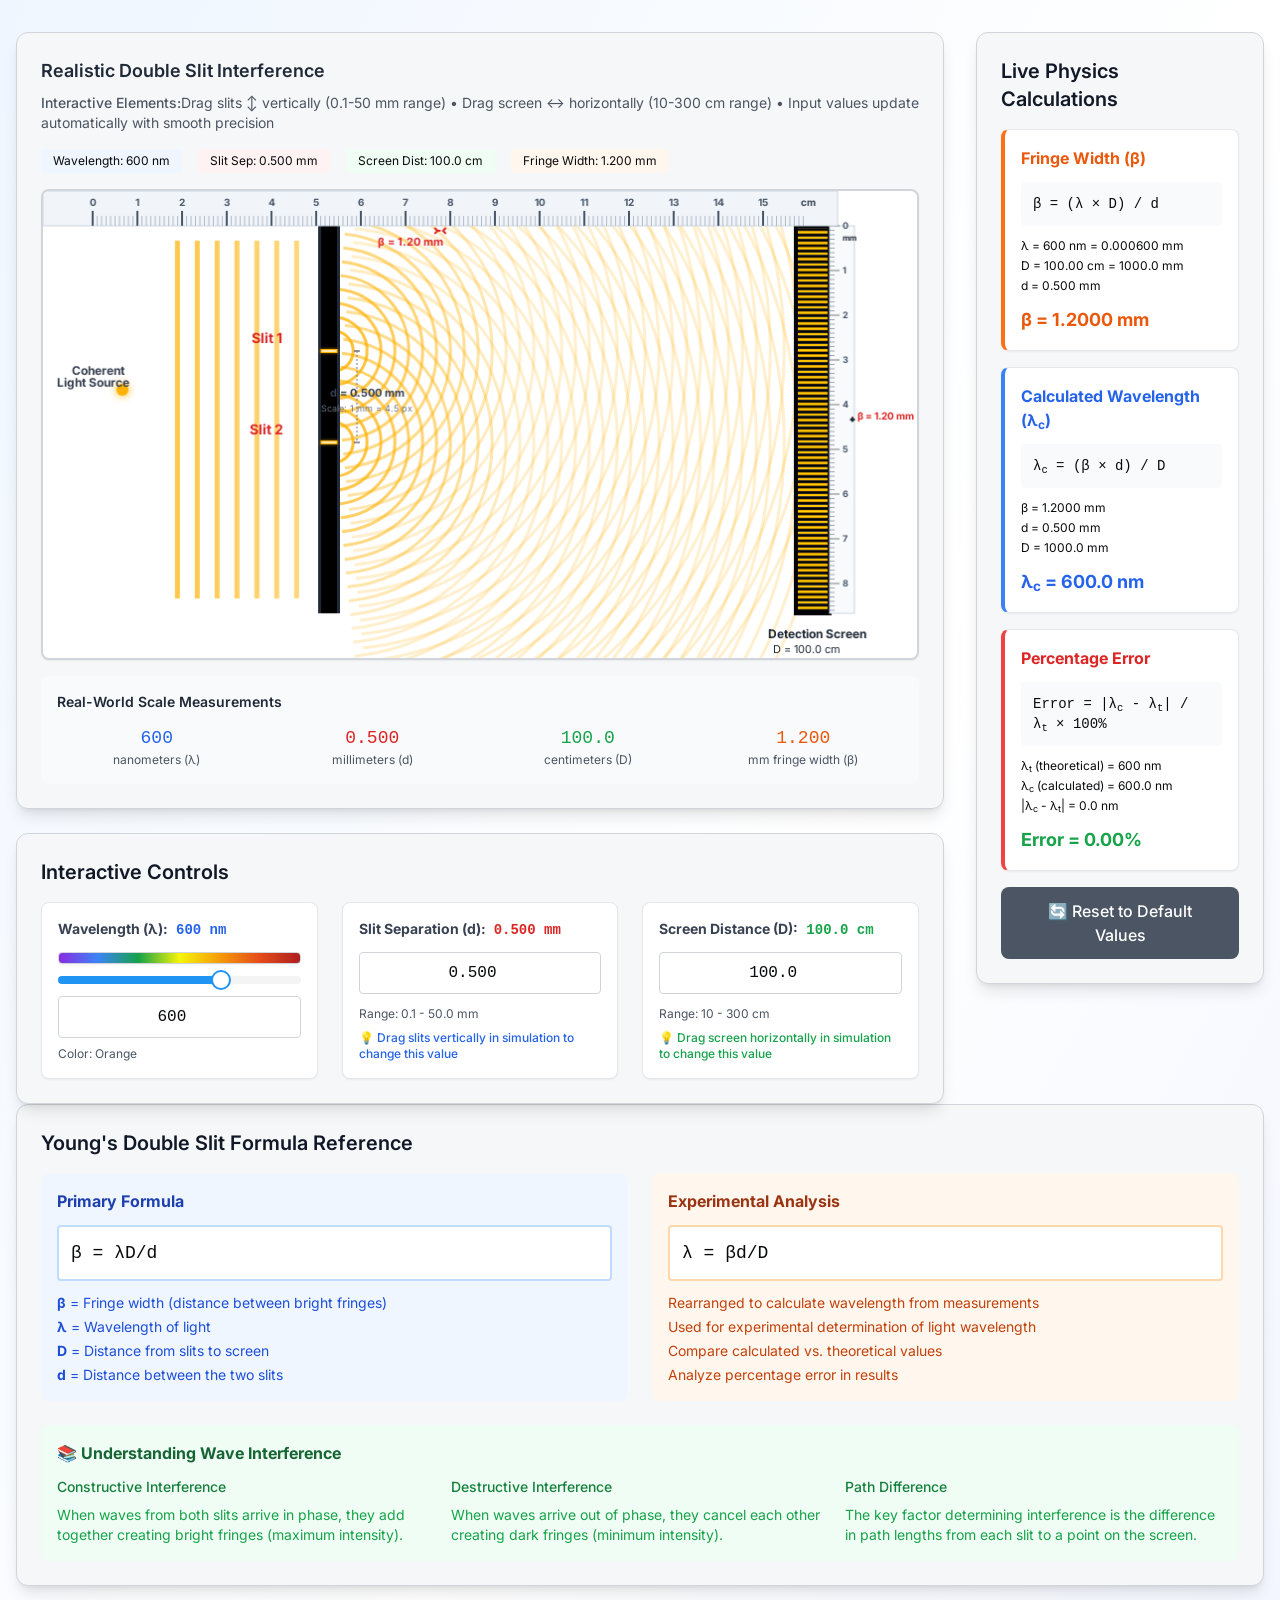
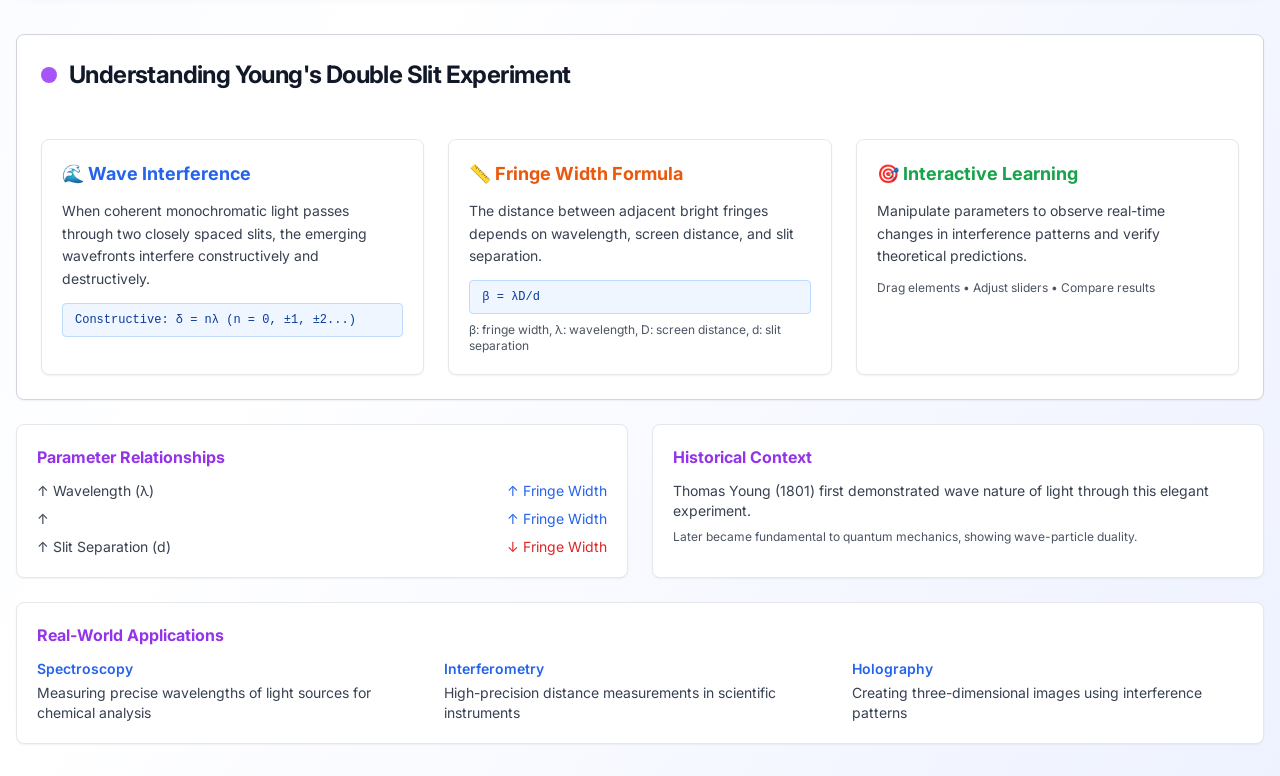
<file: simulation/index.html>
<!DOCTYPE html>
<html lang="en">
  <head>
    <meta charset="UTF-8" />
    <meta name="viewport" content="width=device-width, initial-scale=1.0, maximum-scale=1" />
    <title>Young's Double Slit Experiment - Interactive Simulation</title>
    <meta name="description" content="Interactive Young's Double Slit Experiment simulation with real-time wave visualization and precise physics calculations. Learn wave interference through hands-on experimentation." />
    <link rel="preconnect" href="https://fonts.googleapis.com">
    <link rel="preconnect" href="https://fonts.gstatic.com" crossorigin>
    <link href="https://fonts.googleapis.com/css2?family=Inter:wght@300;400;500;600;700&display=swap" rel="stylesheet">
    <script type="module" crossorigin src="./assets/index-BKVzFpSy.js"></script>
    <link rel="stylesheet" crossorigin href="./assets/index-D2zsl3Ui.css">
  </head>
  <body>
    <div id="root"></div>
    <!-- This is a replit script which adds a banner on the top of the page when opened in development mode outside the replit environment -->
    <script type="text/javascript" src="https://replit.com/public/js/replit-dev-banner.js"></script>
  <script src="../assets/js/iframeResize.js"></script>
        
        </body>
</html>
</file>
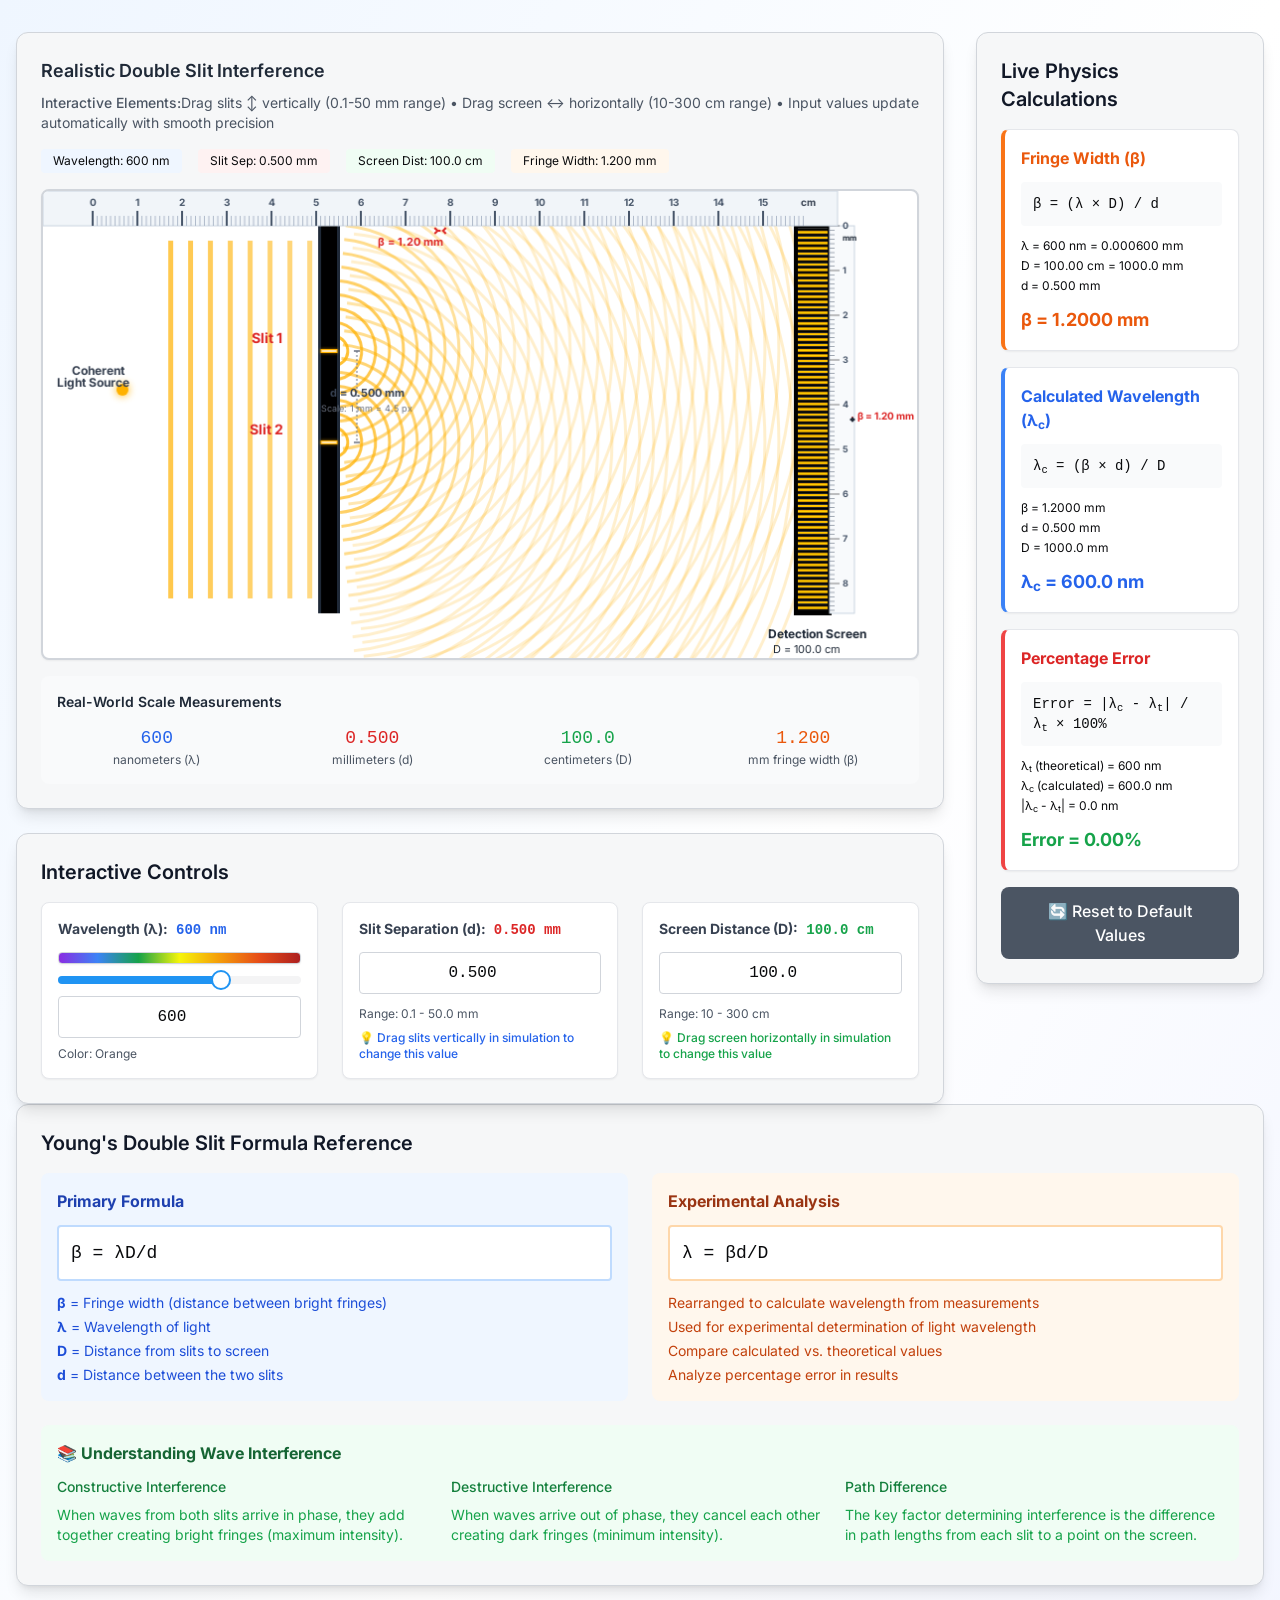
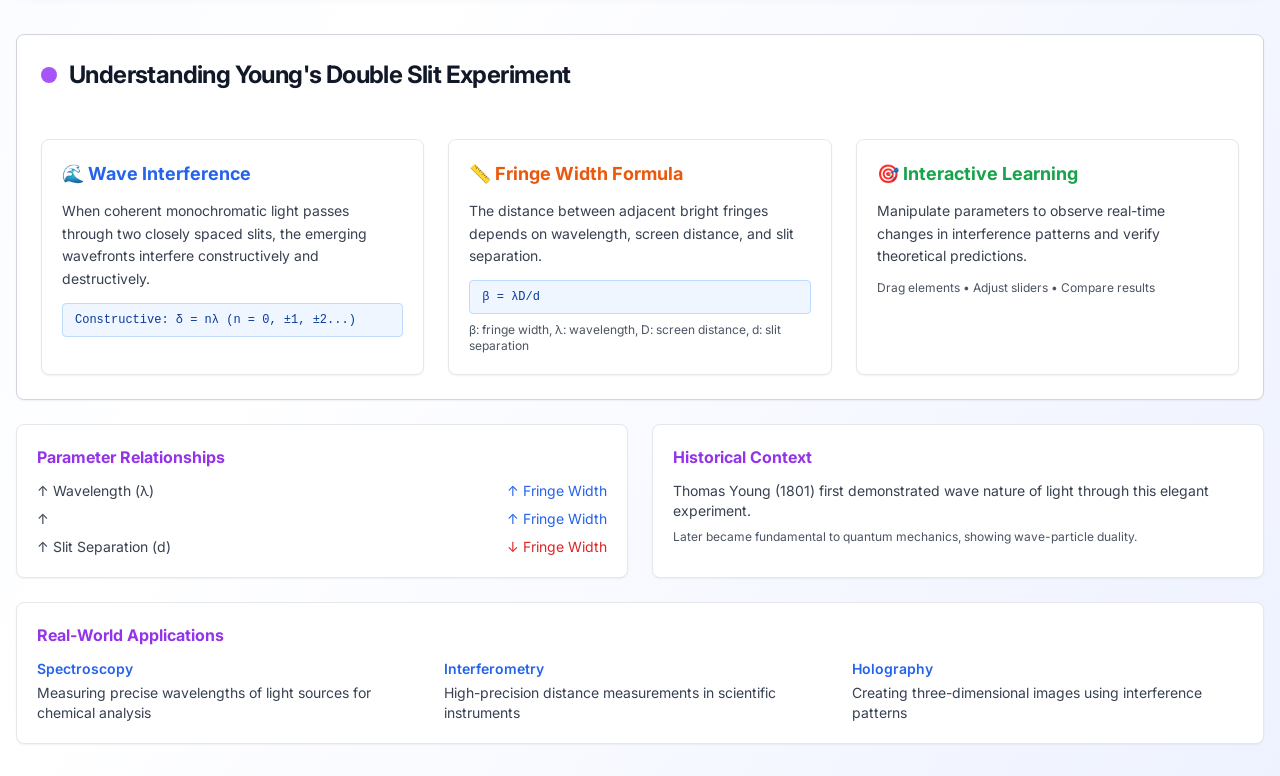
<file: experiment/simulation/index.html>
<!DOCTYPE html>
<html lang="en">
  <head>
    <meta charset="UTF-8" />
    <meta name="viewport" content="width=device-width, initial-scale=1.0, maximum-scale=1" />
    <title>Young's Double Slit Experiment - Interactive Simulation</title>
    <meta name="description" content="Interactive Young's Double Slit Experiment simulation with real-time wave visualization and precise physics calculations. Learn wave interference through hands-on experimentation." />
    <link rel="preconnect" href="https://fonts.googleapis.com">
    <link rel="preconnect" href="https://fonts.gstatic.com" crossorigin>
    <link href="https://fonts.googleapis.com/css2?family=Inter:wght@300;400;500;600;700&display=swap" rel="stylesheet">
    <script type="module" crossorigin src="./assets/index-BKVzFpSy.js"></script>
    <link rel="stylesheet" crossorigin href="./assets/index-D2zsl3Ui.css">
  </head>
  <body>
    <div id="root"></div>
    <!-- This is a replit script which adds a banner on the top of the page when opened in development mode outside the replit environment -->
    <script type="text/javascript" src="https://replit.com/public/js/replit-dev-banner.js"></script>
  </body>
</html>
</file>
<file: simulation/assets/index-D2zsl3Ui.css>
*,
:before,
:after {
  --tw-border-spacing-x: 0;
  --tw-border-spacing-y: 0;
  --tw-translate-x: 0;
  --tw-translate-y: 0;
  --tw-rotate: 0;
  --tw-skew-x: 0;
  --tw-skew-y: 0;
  --tw-scale-x: 1;
  --tw-scale-y: 1;
  --tw-pan-x: ;
  --tw-pan-y: ;
  --tw-pinch-zoom: ;
  --tw-scroll-snap-strictness: proximity;
  --tw-gradient-from-position: ;
  --tw-gradient-via-position: ;
  --tw-gradient-to-position: ;
  --tw-ordinal: ;
  --tw-slashed-zero: ;
  --tw-numeric-figure: ;
  --tw-numeric-spacing: ;
  --tw-numeric-fraction: ;
  --tw-ring-inset: ;
  --tw-ring-offset-width: 0px;
  --tw-ring-offset-color: #fff;
  --tw-ring-color: rgb(59 130 246 / 0.5);
  --tw-ring-offset-shadow: 0 0 #0000;
  --tw-ring-shadow: 0 0 #0000;
  --tw-shadow: 0 0 #0000;
  --tw-shadow-colored: 0 0 #0000;
  --tw-blur: ;
  --tw-brightness: ;
  --tw-contrast: ;
  --tw-grayscale: ;
  --tw-hue-rotate: ;
  --tw-invert: ;
  --tw-saturate: ;
  --tw-sepia: ;
  --tw-drop-shadow: ;
  --tw-backdrop-blur: ;
  --tw-backdrop-brightness: ;
  --tw-backdrop-contrast: ;
  --tw-backdrop-grayscale: ;
  --tw-backdrop-hue-rotate: ;
  --tw-backdrop-invert: ;
  --tw-backdrop-opacity: ;
  --tw-backdrop-saturate: ;
  --tw-backdrop-sepia: ;
  --tw-contain-size: ;
  --tw-contain-layout: ;
  --tw-contain-paint: ;
  --tw-contain-style: ;
}
::backdrop {
  --tw-border-spacing-x: 0;
  --tw-border-spacing-y: 0;
  --tw-translate-x: 0;
  --tw-translate-y: 0;
  --tw-rotate: 0;
  --tw-skew-x: 0;
  --tw-skew-y: 0;
  --tw-scale-x: 1;
  --tw-scale-y: 1;
  --tw-pan-x: ;
  --tw-pan-y: ;
  --tw-pinch-zoom: ;
  --tw-scroll-snap-strictness: proximity;
  --tw-gradient-from-position: ;
  --tw-gradient-via-position: ;
  --tw-gradient-to-position: ;
  --tw-ordinal: ;
  --tw-slashed-zero: ;
  --tw-numeric-figure: ;
  --tw-numeric-spacing: ;
  --tw-numeric-fraction: ;
  --tw-ring-inset: ;
  --tw-ring-offset-width: 0px;
  --tw-ring-offset-color: #fff;
  --tw-ring-color: rgb(59 130 246 / 0.5);
  --tw-ring-offset-shadow: 0 0 #0000;
  --tw-ring-shadow: 0 0 #0000;
  --tw-shadow: 0 0 #0000;
  --tw-shadow-colored: 0 0 #0000;
  --tw-blur: ;
  --tw-brightness: ;
  --tw-contrast: ;
  --tw-grayscale: ;
  --tw-hue-rotate: ;
  --tw-invert: ;
  --tw-saturate: ;
  --tw-sepia: ;
  --tw-drop-shadow: ;
  --tw-backdrop-blur: ;
  --tw-backdrop-brightness: ;
  --tw-backdrop-contrast: ;
  --tw-backdrop-grayscale: ;
  --tw-backdrop-hue-rotate: ;
  --tw-backdrop-invert: ;
  --tw-backdrop-opacity: ;
  --tw-backdrop-saturate: ;
  --tw-backdrop-sepia: ;
  --tw-contain-size: ;
  --tw-contain-layout: ;
  --tw-contain-paint: ;
  --tw-contain-style: ;
}
*,
:before,
:after {
  box-sizing: border-box;
  border-width: 0;
  border-style: solid;
  border-color: #e5e7eb;
}
:before,
:after {
  --tw-content: "";
}
html,
:host {
  line-height: 1.5;
  -webkit-text-size-adjust: 100%;
  -moz-tab-size: 4;
  -o-tab-size: 4;
  tab-size: 4;
  font-family: ui-sans-serif, system-ui, sans-serif, "Apple Color Emoji",
    "Segoe UI Emoji", Segoe UI Symbol, "Noto Color Emoji";
  font-feature-settings: normal;
  font-variation-settings: normal;
  -webkit-tap-highlight-color: transparent;
}
body {
  margin: 0;
  line-height: inherit;
}
hr {
  height: 0;
  color: inherit;
  border-top-width: 1px;
}
abbr:where([title]) {
  -webkit-text-decoration: underline dotted;
  text-decoration: underline dotted;
}
h1,
h2,
h3,
h4,
h5,
h6 {
  font-size: inherit;
  font-weight: inherit;
}
a {
  color: inherit;
  text-decoration: inherit;
}
b,
strong {
  font-weight: bolder;
}
code,
kbd,
samp,
pre {
  font-family: ui-monospace, SFMono-Regular, Menlo, Monaco, Consolas,
    Liberation Mono, Courier New, monospace;
  font-feature-settings: normal;
  font-variation-settings: normal;
  font-size: 1em;
}
small {
  font-size: 80%;
}
sub,
sup {
  font-size: 75%;
  line-height: 0;
  position: relative;
  vertical-align: baseline;
}
sub {
  bottom: -0.25em;
}
sup {
  top: -0.5em;
}
table {
  text-indent: 0;
  border-color: inherit;
  border-collapse: collapse;
}
button,
input,
optgroup,
select,
textarea {
  font-family: inherit;
  font-feature-settings: inherit;
  font-variation-settings: inherit;
  font-size: 100%;
  font-weight: inherit;
  line-height: inherit;
  letter-spacing: inherit;
  color: inherit;
  margin: 0;
  padding: 0;
}
button,
select {
  text-transform: none;
}
button,
input:where([type="button"]),
input:where([type="reset"]),
input:where([type="submit"]) {
  -webkit-appearance: button;
  background-color: transparent;
  background-image: none;
}
:-moz-focusring {
  outline: auto;
}
:-moz-ui-invalid {
  box-shadow: none;
}
progress {
  vertical-align: baseline;
}
::-webkit-inner-spin-button,
::-webkit-outer-spin-button {
  height: auto;
}
[type="search"] {
  -webkit-appearance: textfield;
  outline-offset: -2px;
}
::-webkit-search-decoration {
  -webkit-appearance: none;
}
::-webkit-file-upload-button {
  -webkit-appearance: button;
  font: inherit;
}
summary {
  display: list-item;
}
blockquote,
dl,
dd,
h1,
h2,
h3,
h4,
h5,
h6,
hr,
figure,
p,
pre {
  margin: 0;
}
fieldset {
  margin: 0;
  padding: 0;
}
legend {
  padding: 0;
}
ol,
ul,
menu {
  list-style: none;
  margin: 0;
  padding: 0;
}
dialog {
  padding: 0;
}
textarea {
  resize: vertical;
}
input::-moz-placeholder,
textarea::-moz-placeholder {
  opacity: 1;
  color: #9ca3af;
}
input::placeholder,
textarea::placeholder {
  opacity: 1;
  color: #9ca3af;
}
button,
[role="button"] {
  cursor: pointer;
}
:disabled {
  cursor: default;
}
img,
svg,
video,
canvas,
audio,
iframe,
embed,
object {
  display: block;
  vertical-align: middle;
}
img,
video {
  max-width: 100%;
  height: auto;
}
[hidden]:where(:not([hidden="until-found"])) {
  display: none;
}
* {
  border-color: var(--border);
}
body {
  background-color: var(--background);
  font-family: ui-sans-serif, system-ui, sans-serif, "Apple Color Emoji",
    "Segoe UI Emoji", Segoe UI Symbol, "Noto Color Emoji";
  color: var(--foreground);
  -webkit-font-smoothing: antialiased;
  -moz-osx-font-smoothing: grayscale;
  font-family: Inter, sans-serif;
}
.container {
  width: 100%;
}
@media (min-width: 640px) {
  .container {
    max-width: 640px;
  }
}
@media (min-width: 768px) {
  .container {
    max-width: 768px;
  }
}
@media (min-width: 1024px) {
  .container {
    max-width: 1024px;
  }
}
@media (min-width: 1280px) {
  .container {
    max-width: 1280px;
  }
}
@media (min-width: 1536px) {
  .container {
    max-width: 1536px;
  }
}
.simulation-container {
  background: var(--educational-bg);
  border-radius: 0.75rem;
  border-width: 1px;
  --tw-border-opacity: 1;
  border-color: rgb(209 213 219 / var(--tw-border-opacity, 1));
  --tw-shadow: 0 10px 15px -3px rgb(0 0 0 / 0.1),
    0 4px 6px -4px rgb(0 0 0 / 0.1);
  --tw-shadow-colored: 0 10px 15px -3px var(--tw-shadow-color),
    0 4px 6px -4px var(--tw-shadow-color);
  box-shadow: var(--tw-ring-offset-shadow, 0 0 #0000),
    var(--tw-ring-shadow, 0 0 #0000), var(--tw-shadow);
}
.spectrum-slider {
  background: linear-gradient(
    to right,
    #8a2ce2,
    #3c83f6 16%,
    #16a249,
    #f5f50a 50%,
    #f59f0a 66%,
    #e64d19,
    #ad1f1f
  );
  height: 12px;
  border-radius: 6px;
  border-width: 1px;
  --tw-border-opacity: 1;
  border-color: rgb(209 213 219 / var(--tw-border-opacity, 1));
  --tw-shadow: 0 1px 2px 0 rgb(0 0 0 / 0.05);
  --tw-shadow-colored: 0 1px 2px 0 var(--tw-shadow-color);
  box-shadow: var(--tw-ring-offset-shadow, 0 0 #0000),
    var(--tw-ring-shadow, 0 0 #0000), var(--tw-shadow);
}
.control-panel {
  background: linear-gradient(
    135deg,
    var(--educational-bg) 0%,
    hsl(220, 12%, 95%) 100%
  );
  border-width: 1px;
  --tw-border-opacity: 1;
  border-color: rgb(209 213 219 / var(--tw-border-opacity, 1));
  --tw-shadow: 0 4px 6px -1px rgb(0 0 0 / 0.1), 0 2px 4px -2px rgb(0 0 0 / 0.1);
  --tw-shadow-colored: 0 4px 6px -1px var(--tw-shadow-color),
    0 2px 4px -2px var(--tw-shadow-color);
  box-shadow: var(--tw-ring-offset-shadow, 0 0 #0000),
    var(--tw-ring-shadow, 0 0 #0000), var(--tw-shadow);
}
.physics-formula {
  border-radius: 0.25rem;
  border-width: 1px;
  --tw-border-opacity: 1;
  border-color: rgb(191 219 254 / var(--tw-border-opacity, 1));
  --tw-bg-opacity: 1;
  background-color: rgb(239 246 255 / var(--tw-bg-opacity, 1));
  padding: 0.5rem 0.75rem;
  font-family: ui-monospace, SFMono-Regular, Menlo, Monaco, Consolas,
    Liberation Mono, Courier New, monospace;
  font-size: 0.875rem;
  line-height: 1.25rem;
  color: var(--science-blue);
}
@keyframes wave-propagation {
  0% {
    opacity: 0.8;
    transform: scale(0.95);
  }
  50% {
    opacity: 1;
    transform: scale(1);
  }
  to {
    opacity: 0.8;
    transform: scale(0.95);
  }
}
.educational-card {
  border-radius: var(--radius);
  border-width: 1px;
  --tw-border-opacity: 1;
  border-color: rgb(229 231 235 / var(--tw-border-opacity, 1));
  --tw-bg-opacity: 1;
  background-color: rgb(255 255 255 / var(--tw-bg-opacity, 1));
  --tw-shadow: 0 1px 2px 0 rgb(0 0 0 / 0.05);
  --tw-shadow-colored: 0 1px 2px 0 var(--tw-shadow-color);
  box-shadow: var(--tw-ring-offset-shadow, 0 0 #0000),
    var(--tw-ring-shadow, 0 0 #0000), var(--tw-shadow);
  transition: all 0.2s ease-in-out;
}
.educational-card:hover {
  --tw-border-opacity: 1;
  border-color: rgb(147 197 253 / var(--tw-border-opacity, 1));
  --tw-shadow: 0 4px 6px -1px rgb(0 0 0 / 0.1), 0 2px 4px -2px rgb(0 0 0 / 0.1);
  --tw-shadow-colored: 0 4px 6px -1px var(--tw-shadow-color),
    0 2px 4px -2px var(--tw-shadow-color);
  box-shadow: var(--tw-ring-offset-shadow, 0 0 #0000),
    var(--tw-ring-shadow, 0 0 #0000), var(--tw-shadow);
}
.pointer-events-none {
  pointer-events: none;
}
.pointer-events-auto {
  pointer-events: auto;
}
.visible {
  visibility: visible;
}
.fixed {
  position: fixed;
}
.absolute {
  position: absolute;
}
.relative {
  position: relative;
}
.inset-0 {
  top: 0;
  right: 0;
  bottom: 0;
  left: 0;
}
.left-2 {
  left: 0.5rem;
}
.left-\[50\%\] {
  left: 50%;
}
.right-2 {
  right: 0.5rem;
}
.top-0 {
  top: 0;
}
.top-2 {
  top: 0.5rem;
}
.top-\[50\%\] {
  top: 50%;
}
.z-50 {
  z-index: 50;
}
.z-\[100\] {
  z-index: 100;
}
.-mx-1 {
  margin-left: -0.25rem;
  margin-right: -0.25rem;
}
.mx-auto {
  margin-left: auto;
  margin-right: auto;
}
.my-1 {
  margin-top: 0.25rem;
  margin-bottom: 0.25rem;
}
.mb-1 {
  margin-bottom: 0.25rem;
}
.mb-2 {
  margin-bottom: 0.5rem;
}
.mb-3 {
  margin-bottom: 0.75rem;
}
.mb-4 {
  margin-bottom: 1rem;
}
.mb-6 {
  margin-bottom: 1.5rem;
}
.mb-8 {
  margin-bottom: 2rem;
}
.ml-2 {
  margin-left: 0.5rem;
}
.ml-auto {
  margin-left: auto;
}
.mr-3 {
  margin-right: 0.75rem;
}
.mt-1 {
  margin-top: 0.25rem;
}
.mt-12 {
  margin-top: 3rem;
}
.mt-2 {
  margin-top: 0.5rem;
}
.mt-4 {
  margin-top: 1rem;
}
.mt-6 {
  margin-top: 1.5rem;
}
.mt-8 {
  margin-top: 2rem;
}
.block {
  display: block;
}
.flex {
  display: flex;
}
.inline-flex {
  display: inline-flex;
}
.table {
  display: table;
}
.grid {
  display: grid;
}
.aspect-square {
  aspect-ratio: 1 / 1;
}
.h-10 {
  height: 2.5rem;
}
.h-11 {
  height: 2.75rem;
}
.h-12 {
  height: 3rem;
}
.h-2 {
  height: 0.5rem;
}
.h-3 {
  height: 0.75rem;
}
.h-3\.5 {
  height: 0.875rem;
}
.h-4 {
  height: 1rem;
}
.h-5 {
  height: 1.25rem;
}
.h-6 {
  height: 1.5rem;
}
.h-8 {
  height: 2rem;
}
.h-9 {
  height: 2.25rem;
}
.h-full {
  height: 100%;
}
.h-px {
  height: 1px;
}
.max-h-\[--radix-context-menu-content-available-height\] {
  max-height: var(--radix-context-menu-content-available-height);
}
.max-h-\[var\(--radix-dropdown-menu-content-available-height\)\] {
  max-height: var(--radix-dropdown-menu-content-available-height);
}
.max-h-screen {
  max-height: 100vh;
}
.min-h-\[80px\] {
  min-height: 80px;
}
.min-h-screen {
  min-height: 100vh;
}
.w-10 {
  width: 2.5rem;
}
.w-11 {
  width: 2.75rem;
}
.w-2 {
  width: 0.5rem;
}
.w-3 {
  width: 0.75rem;
}
.w-3\.5 {
  width: 0.875rem;
}
.w-4 {
  width: 1rem;
}
.w-5 {
  width: 1.25rem;
}
.w-full {
  width: 100%;
}
.min-w-10 {
  min-width: 2.5rem;
}
.min-w-11 {
  min-width: 2.75rem;
}
.min-w-9 {
  min-width: 2.25rem;
}
.min-w-\[8rem\] {
  min-width: 8rem;
}
.max-w-2xl {
  max-width: 42rem;
}
.max-w-7xl {
  max-width: 80rem;
}
.max-w-lg {
  max-width: 32rem;
}
.flex-1 {
  flex: 1 1 0%;
}
.shrink-0 {
  flex-shrink: 0;
}
.grow {
  flex-grow: 1;
}
.caption-bottom {
  caption-side: bottom;
}
.origin-\[--radix-context-menu-content-transform-origin\] {
  transform-origin: var(--radix-context-menu-content-transform-origin);
}
.origin-\[--radix-dropdown-menu-content-transform-origin\] {
  transform-origin: var(--radix-dropdown-menu-content-transform-origin);
}
.origin-\[--radix-tooltip-content-transform-origin\] {
  transform-origin: var(--radix-tooltip-content-transform-origin);
}
.translate-x-\[-50\%\] {
  --tw-translate-x: -50%;
  transform: translate(var(--tw-translate-x), var(--tw-translate-y))
    rotate(var(--tw-rotate)) skew(var(--tw-skew-x)) skewY(var(--tw-skew-y))
    scaleX(var(--tw-scale-x)) scaleY(var(--tw-scale-y));
}
.translate-y-\[-50\%\] {
  --tw-translate-y: -50%;
  transform: translate(var(--tw-translate-x), var(--tw-translate-y))
    rotate(var(--tw-rotate)) skew(var(--tw-skew-x)) skewY(var(--tw-skew-y))
    scaleX(var(--tw-scale-x)) scaleY(var(--tw-scale-y));
}
.transform {
  transform: translate(var(--tw-translate-x), var(--tw-translate-y))
    rotate(var(--tw-rotate)) skew(var(--tw-skew-x)) skewY(var(--tw-skew-y))
    scaleX(var(--tw-scale-x)) scaleY(var(--tw-scale-y));
}
.cursor-crosshair {
  cursor: crosshair;
}
.cursor-default {
  cursor: default;
}
.cursor-pointer {
  cursor: pointer;
}
.touch-none {
  touch-action: none;
}
.select-none {
  -webkit-user-select: none;
  -moz-user-select: none;
  user-select: none;
}
.grid-cols-1 {
  grid-template-columns: repeat(1, minmax(0, 1fr));
}
.grid-cols-2 {
  grid-template-columns: repeat(2, minmax(0, 1fr));
}
.flex-col {
  flex-direction: column;
}
.flex-col-reverse {
  flex-direction: column-reverse;
}
.flex-wrap {
  flex-wrap: wrap;
}
.items-center {
  align-items: center;
}
.justify-center {
  justify-content: center;
}
.justify-between {
  justify-content: space-between;
}
.gap-1 {
  gap: 0.25rem;
}
.gap-2 {
  gap: 0.5rem;
}
.gap-4 {
  gap: 1rem;
}
.gap-6 {
  gap: 1.5rem;
}
.gap-8 {
  gap: 2rem;
}
.space-x-3 > :not([hidden]) ~ :not([hidden]) {
  --tw-space-x-reverse: 0;
  margin-right: calc(0.75rem * var(--tw-space-x-reverse));
  margin-left: calc(0.75rem * calc(1 - var(--tw-space-x-reverse)));
}
.space-x-4 > :not([hidden]) ~ :not([hidden]) {
  --tw-space-x-reverse: 0;
  margin-right: calc(1rem * var(--tw-space-x-reverse));
  margin-left: calc(1rem * calc(1 - var(--tw-space-x-reverse)));
}
.space-y-1 > :not([hidden]) ~ :not([hidden]) {
  --tw-space-y-reverse: 0;
  margin-top: calc(0.25rem * calc(1 - var(--tw-space-y-reverse)));
  margin-bottom: calc(0.25rem * var(--tw-space-y-reverse));
}
.space-y-1\.5 > :not([hidden]) ~ :not([hidden]) {
  --tw-space-y-reverse: 0;
  margin-top: calc(0.375rem * calc(1 - var(--tw-space-y-reverse)));
  margin-bottom: calc(0.375rem * var(--tw-space-y-reverse));
}
.space-y-2 > :not([hidden]) ~ :not([hidden]) {
  --tw-space-y-reverse: 0;
  margin-top: calc(0.5rem * calc(1 - var(--tw-space-y-reverse)));
  margin-bottom: calc(0.5rem * var(--tw-space-y-reverse));
}
.space-y-3 > :not([hidden]) ~ :not([hidden]) {
  --tw-space-y-reverse: 0;
  margin-top: calc(0.75rem * calc(1 - var(--tw-space-y-reverse)));
  margin-bottom: calc(0.75rem * var(--tw-space-y-reverse));
}
.space-y-4 > :not([hidden]) ~ :not([hidden]) {
  --tw-space-y-reverse: 0;
  margin-top: calc(1rem * calc(1 - var(--tw-space-y-reverse)));
  margin-bottom: calc(1rem * var(--tw-space-y-reverse));
}
.space-y-6 > :not([hidden]) ~ :not([hidden]) {
  --tw-space-y-reverse: 0;
  margin-top: calc(1.5rem * calc(1 - var(--tw-space-y-reverse)));
  margin-bottom: calc(1.5rem * var(--tw-space-y-reverse));
}
.overflow-auto {
  overflow: auto;
}
.overflow-hidden {
  overflow: hidden;
}
.overflow-y-auto {
  overflow-y: auto;
}
.overflow-x-hidden {
  overflow-x: hidden;
}
.whitespace-nowrap {
  white-space: nowrap;
}
.rounded {
  border-radius: 0.25rem;
}
.rounded-full {
  border-radius: 9999px;
}
.rounded-lg {
  border-radius: var(--radius);
}
.rounded-md {
  border-radius: calc(var(--radius) - 2px);
}
.rounded-sm {
  border-radius: calc(var(--radius) - 4px);
}
.rounded-xl {
  border-radius: 0.75rem;
}
.border {
  border-width: 1px;
}
.border-2 {
  border-width: 2px;
}
.border-b {
  border-bottom-width: 1px;
}
.border-l-4 {
  border-left-width: 4px;
}
.border-t {
  border-top-width: 1px;
}
.border-blue-200 {
  --tw-border-opacity: 1;
  border-color: rgb(191 219 254 / var(--tw-border-opacity, 1));
}
.border-destructive {
  border-color: var(--destructive);
}
.border-gray-300 {
  --tw-border-opacity: 1;
  border-color: rgb(209 213 219 / var(--tw-border-opacity, 1));
}
.border-input {
  border-color: var(--input);
}
.border-orange-200 {
  --tw-border-opacity: 1;
  border-color: rgb(254 215 170 / var(--tw-border-opacity, 1));
}
.border-primary {
  border-color: var(--primary);
}
.border-transparent {
  border-color: transparent;
}
.border-l-blue-500 {
  --tw-border-opacity: 1;
  border-left-color: rgb(59 130 246 / var(--tw-border-opacity, 1));
}
.border-l-green-500 {
  --tw-border-opacity: 1;
  border-left-color: rgb(34 197 94 / var(--tw-border-opacity, 1));
}
.border-l-orange-500 {
  --tw-border-opacity: 1;
  border-left-color: rgb(249 115 22 / var(--tw-border-opacity, 1));
}
.border-l-red-500 {
  --tw-border-opacity: 1;
  border-left-color: rgb(239 68 68 / var(--tw-border-opacity, 1));
}
.bg-background {
  background-color: var(--background);
}
.bg-black\/80 {
  background-color: #000c;
}
.bg-blue-50 {
  --tw-bg-opacity: 1;
  background-color: rgb(239 246 255 / var(--tw-bg-opacity, 1));
}
.bg-blue-500 {
  --tw-bg-opacity: 1;
  background-color: rgb(59 130 246 / var(--tw-bg-opacity, 1));
}
.bg-blue-600 {
  --tw-bg-opacity: 1;
  background-color: rgb(37 99 235 / var(--tw-bg-opacity, 1));
}
.bg-border {
  background-color: var(--border);
}
.bg-card {
  background-color: var(--card);
}
.bg-destructive {
  background-color: var(--destructive);
}
.bg-gray-50 {
  --tw-bg-opacity: 1;
  background-color: rgb(249 250 251 / var(--tw-bg-opacity, 1));
}
.bg-gray-600 {
  --tw-bg-opacity: 1;
  background-color: rgb(75 85 99 / var(--tw-bg-opacity, 1));
}
.bg-green-50 {
  --tw-bg-opacity: 1;
  background-color: rgb(240 253 244 / var(--tw-bg-opacity, 1));
}
.bg-green-500 {
  --tw-bg-opacity: 1;
  background-color: rgb(34 197 94 / var(--tw-bg-opacity, 1));
}
.bg-muted {
  background-color: var(--muted);
}
.bg-orange-50 {
  --tw-bg-opacity: 1;
  background-color: rgb(255 247 237 / var(--tw-bg-opacity, 1));
}
.bg-popover {
  background-color: var(--popover);
}
.bg-primary {
  background-color: var(--primary);
}
.bg-purple-50 {
  --tw-bg-opacity: 1;
  background-color: rgb(250 245 255 / var(--tw-bg-opacity, 1));
}
.bg-purple-500 {
  --tw-bg-opacity: 1;
  background-color: rgb(168 85 247 / var(--tw-bg-opacity, 1));
}
.bg-red-50 {
  --tw-bg-opacity: 1;
  background-color: rgb(254 242 242 / var(--tw-bg-opacity, 1));
}
.bg-secondary {
  background-color: var(--secondary);
}
.bg-transparent {
  background-color: transparent;
}
.bg-white {
  --tw-bg-opacity: 1;
  background-color: rgb(255 255 255 / var(--tw-bg-opacity, 1));
}
.bg-gradient-to-br {
  background-image: linear-gradient(to bottom right, var(--tw-gradient-stops));
}
.from-blue-50 {
  --tw-gradient-from: #eff6ff var(--tw-gradient-from-position);
  --tw-gradient-to: rgb(239 246 255 / 0) var(--tw-gradient-to-position);
  --tw-gradient-stops: var(--tw-gradient-from), var(--tw-gradient-to);
}
.via-white {
  --tw-gradient-to: rgb(255 255 255 / 0) var(--tw-gradient-to-position);
  --tw-gradient-stops: var(--tw-gradient-from),
    #fff var(--tw-gradient-via-position), var(--tw-gradient-to);
}
.to-indigo-50 {
  --tw-gradient-to: #eef2ff var(--tw-gradient-to-position);
}
.fill-current {
  fill: currentColor;
}
.p-1 {
  padding: 0.25rem;
}
.p-3 {
  padding: 0.75rem;
}
.p-4 {
  padding: 1rem;
}
.p-5 {
  padding: 1.25rem;
}
.p-6 {
  padding: 1.5rem;
}
.px-2 {
  padding-left: 0.5rem;
  padding-right: 0.5rem;
}
.px-2\.5 {
  padding-left: 0.625rem;
  padding-right: 0.625rem;
}
.px-3 {
  padding-left: 0.75rem;
  padding-right: 0.75rem;
}
.px-4 {
  padding-left: 1rem;
  padding-right: 1rem;
}
.px-5 {
  padding-left: 1.25rem;
  padding-right: 1.25rem;
}
.px-6 {
  padding-left: 1.5rem;
  padding-right: 1.5rem;
}
.px-8 {
  padding-left: 2rem;
  padding-right: 2rem;
}
.py-0\.5 {
  padding-top: 0.125rem;
  padding-bottom: 0.125rem;
}
.py-1 {
  padding-top: 0.25rem;
  padding-bottom: 0.25rem;
}
.py-1\.5 {
  padding-top: 0.375rem;
  padding-bottom: 0.375rem;
}
.py-2 {
  padding-top: 0.5rem;
  padding-bottom: 0.5rem;
}
.py-3 {
  padding-top: 0.75rem;
  padding-bottom: 0.75rem;
}
.py-4 {
  padding-top: 1rem;
  padding-bottom: 1rem;
}
.py-8 {
  padding-top: 2rem;
  padding-bottom: 2rem;
}
.pb-4 {
  padding-bottom: 1rem;
}
.pl-8 {
  padding-left: 2rem;
}
.pr-2 {
  padding-right: 0.5rem;
}
.pr-8 {
  padding-right: 2rem;
}
.pt-0 {
  padding-top: 0;
}
.pt-6 {
  padding-top: 1.5rem;
}
.text-left {
  text-align: left;
}
.text-center {
  text-align: center;
}
.align-middle {
  vertical-align: middle;
}
.font-mono {
  font-family: ui-monospace, SFMono-Regular, Menlo, Monaco, Consolas,
    Liberation Mono, Courier New, monospace;
}
.text-2xl {
  font-size: 1.5rem;
  line-height: 2rem;
}
.text-4xl {
  font-size: 2.25rem;
  line-height: 2.5rem;
}
.text-base {
  font-size: 1rem;
  line-height: 1.5rem;
}
.text-lg {
  font-size: 1.125rem;
  line-height: 1.75rem;
}
.text-sm {
  font-size: 0.875rem;
  line-height: 1.25rem;
}
.text-xl {
  font-size: 1.25rem;
  line-height: 1.75rem;
}
.text-xs {
  font-size: 0.75rem;
  line-height: 1rem;
}
.font-bold {
  font-weight: 700;
}
.font-medium {
  font-weight: 500;
}
.font-semibold {
  font-weight: 600;
}
.leading-none {
  line-height: 1;
}
.leading-relaxed {
  line-height: 1.625;
}
.tracking-tight {
  letter-spacing: -0.025em;
}
.tracking-widest {
  letter-spacing: 0.1em;
}
.text-blue-600 {
  --tw-text-opacity: 1;
  color: rgb(37 99 235 / var(--tw-text-opacity, 1));
}
.text-blue-700 {
  --tw-text-opacity: 1;
  color: rgb(29 78 216 / var(--tw-text-opacity, 1));
}
.text-blue-800 {
  --tw-text-opacity: 1;
  color: rgb(30 64 175 / var(--tw-text-opacity, 1));
}
.text-card-foreground {
  color: var(--card-foreground);
}
.text-current {
  color: currentColor;
}
.text-destructive {
  color: var(--destructive);
}
.text-destructive-foreground {
  color: var(--destructive-foreground);
}
.text-foreground {
  color: var(--foreground);
}
.text-gray-500 {
  --tw-text-opacity: 1;
  color: rgb(107 114 128 / var(--tw-text-opacity, 1));
}
.text-gray-600 {
  --tw-text-opacity: 1;
  color: rgb(75 85 99 / var(--tw-text-opacity, 1));
}
.text-gray-700 {
  --tw-text-opacity: 1;
  color: rgb(55 65 81 / var(--tw-text-opacity, 1));
}
.text-gray-800 {
  --tw-text-opacity: 1;
  color: rgb(31 41 55 / var(--tw-text-opacity, 1));
}
.text-gray-900 {
  --tw-text-opacity: 1;
  color: rgb(17 24 39 / var(--tw-text-opacity, 1));
}
.text-green-600 {
  --tw-text-opacity: 1;
  color: rgb(22 163 74 / var(--tw-text-opacity, 1));
}
.text-green-700 {
  --tw-text-opacity: 1;
  color: rgb(21 128 61 / var(--tw-text-opacity, 1));
}
.text-green-800 {
  --tw-text-opacity: 1;
  color: rgb(22 101 52 / var(--tw-text-opacity, 1));
}
.text-muted-foreground {
  color: var(--muted-foreground);
}
.text-orange-500 {
  --tw-text-opacity: 1;
  color: rgb(249 115 22 / var(--tw-text-opacity, 1));
}
.text-orange-600 {
  --tw-text-opacity: 1;
  color: rgb(234 88 12 / var(--tw-text-opacity, 1));
}
.text-orange-700 {
  --tw-text-opacity: 1;
  color: rgb(194 65 12 / var(--tw-text-opacity, 1));
}
.text-orange-800 {
  --tw-text-opacity: 1;
  color: rgb(154 52 18 / var(--tw-text-opacity, 1));
}
.text-popover-foreground {
  color: var(--popover-foreground);
}
.text-primary {
  color: var(--primary);
}
.text-primary-foreground {
  color: var(--primary-foreground);
}
.text-purple-600 {
  --tw-text-opacity: 1;
  color: rgb(147 51 234 / var(--tw-text-opacity, 1));
}
.text-purple-700 {
  --tw-text-opacity: 1;
  color: rgb(126 34 206 / var(--tw-text-opacity, 1));
}
.text-red-600 {
  --tw-text-opacity: 1;
  color: rgb(220 38 38 / var(--tw-text-opacity, 1));
}
.text-secondary-foreground {
  color: var(--secondary-foreground);
}
.text-white {
  --tw-text-opacity: 1;
  color: rgb(255 255 255 / var(--tw-text-opacity, 1));
}
.text-yellow-600 {
  --tw-text-opacity: 1;
  color: rgb(202 138 4 / var(--tw-text-opacity, 1));
}
.underline-offset-4 {
  text-underline-offset: 4px;
}
.opacity-0 {
  opacity: 0;
}
.opacity-60 {
  opacity: 0.6;
}
.opacity-90 {
  opacity: 0.9;
}
.shadow-lg {
  --tw-shadow: 0 10px 15px -3px rgb(0 0 0 / 0.1),
    0 4px 6px -4px rgb(0 0 0 / 0.1);
  --tw-shadow-colored: 0 10px 15px -3px var(--tw-shadow-color),
    0 4px 6px -4px var(--tw-shadow-color);
  box-shadow: var(--tw-ring-offset-shadow, 0 0 #0000),
    var(--tw-ring-shadow, 0 0 #0000), var(--tw-shadow);
}
.shadow-md {
  --tw-shadow: 0 4px 6px -1px rgb(0 0 0 / 0.1), 0 2px 4px -2px rgb(0 0 0 / 0.1);
  --tw-shadow-colored: 0 4px 6px -1px var(--tw-shadow-color),
    0 2px 4px -2px var(--tw-shadow-color);
  box-shadow: var(--tw-ring-offset-shadow, 0 0 #0000),
    var(--tw-ring-shadow, 0 0 #0000), var(--tw-shadow);
}
.shadow-sm {
  --tw-shadow: 0 1px 2px 0 rgb(0 0 0 / 0.05);
  --tw-shadow-colored: 0 1px 2px 0 var(--tw-shadow-color);
  box-shadow: var(--tw-ring-offset-shadow, 0 0 #0000),
    var(--tw-ring-shadow, 0 0 #0000), var(--tw-shadow);
}
.outline-none {
  outline: 2px solid transparent;
  outline-offset: 2px;
}
.outline {
  outline-style: solid;
}
.ring-0 {
  --tw-ring-offset-shadow: var(--tw-ring-inset) 0 0 0
    var(--tw-ring-offset-width) var(--tw-ring-offset-color);
  --tw-ring-shadow: var(--tw-ring-inset) 0 0 0
    calc(0px + var(--tw-ring-offset-width)) var(--tw-ring-color);
  box-shadow: var(--tw-ring-offset-shadow), var(--tw-ring-shadow),
    var(--tw-shadow, 0 0 #0000);
}
.ring-offset-background {
  --tw-ring-offset-color: var(--background);
}
.grayscale {
  --tw-grayscale: grayscale(100%);
  filter: var(--tw-blur) var(--tw-brightness) var(--tw-contrast)
    var(--tw-grayscale) var(--tw-hue-rotate) var(--tw-invert) var(--tw-saturate)
    var(--tw-sepia) var(--tw-drop-shadow);
}
.filter {
  filter: var(--tw-blur) var(--tw-brightness) var(--tw-contrast)
    var(--tw-grayscale) var(--tw-hue-rotate) var(--tw-invert) var(--tw-saturate)
    var(--tw-sepia) var(--tw-drop-shadow);
}
.transition-all {
  transition-property: all;
  transition-timing-function: cubic-bezier(0.4, 0, 0.2, 1);
  transition-duration: 0.15s;
}
.transition-colors {
  transition-property: color, background-color, border-color,
    text-decoration-color, fill, stroke;
  transition-timing-function: cubic-bezier(0.4, 0, 0.2, 1);
  transition-duration: 0.15s;
}
.transition-opacity {
  transition-property: opacity;
  transition-timing-function: cubic-bezier(0.4, 0, 0.2, 1);
  transition-duration: 0.15s;
}
.transition-transform {
  transition-property: transform;
  transition-timing-function: cubic-bezier(0.4, 0, 0.2, 1);
  transition-duration: 0.15s;
}
.duration-200 {
  transition-duration: 0.2s;
}
@keyframes enter {
  0% {
    opacity: var(--tw-enter-opacity, 1);
    transform: translate3d(
        var(--tw-enter-translate-x, 0),
        var(--tw-enter-translate-y, 0),
        0
      )
      scale3d(
        var(--tw-enter-scale, 1),
        var(--tw-enter-scale, 1),
        var(--tw-enter-scale, 1)
      )
      rotate(var(--tw-enter-rotate, 0));
  }
}
@keyframes exit {
  to {
    opacity: var(--tw-exit-opacity, 1);
    transform: translate3d(
        var(--tw-exit-translate-x, 0),
        var(--tw-exit-translate-y, 0),
        0
      )
      scale3d(
        var(--tw-exit-scale, 1),
        var(--tw-exit-scale, 1),
        var(--tw-exit-scale, 1)
      )
      rotate(var(--tw-exit-rotate, 0));
  }
}
.animate-in {
  animation-name: enter;
  animation-duration: 0.15s;
  --tw-enter-opacity: initial;
  --tw-enter-scale: initial;
  --tw-enter-rotate: initial;
  --tw-enter-translate-x: initial;
  --tw-enter-translate-y: initial;
}
.fade-in-0 {
  --tw-enter-opacity: 0;
}
.fade-in-80 {
  --tw-enter-opacity: 0.8;
}
.zoom-in-95 {
  --tw-enter-scale: 0.95;
}
.duration-200 {
  animation-duration: 0.2s;
}
:root {
  --background: hsl(0, 0%, 100%);
  --foreground: hsl(220, 14.3%, 4.1%);
  --muted: hsl(220, 4.8%, 95.9%);
  --muted-foreground: hsl(220, 5.3%, 44.7%);
  --popover: hsl(0, 0%, 100%);
  --popover-foreground: hsl(220, 14.3%, 4.1%);
  --card: hsl(0, 0%, 100%);
  --card-foreground: hsl(220, 14.3%, 4.1%);
  --border: hsl(220, 5.9%, 90%);
  --input: hsl(220, 5.9%, 90%);
  --primary: hsl(207, 90%, 54%);
  --primary-foreground: hsl(211, 100%, 99%);
  --secondary: hsl(220, 4.8%, 95.9%);
  --secondary-foreground: hsl(220, 9.8%, 10%);
  --accent: hsl(220, 4.8%, 95.9%);
  --accent-foreground: hsl(220, 9.8%, 10%);
  --destructive: hsl(0, 84.2%, 60.2%);
  --destructive-foreground: hsl(220, 9.1%, 97.8%);
  --ring: hsl(220, 14.3%, 4.1%);
  --radius: 0.5rem;
  --science-blue: hsl(220, 90%, 32%);
  --bright-blue: hsl(217, 91%, 60%);
  --wave-orange: hsl(20, 85%, 55%);
  --interference-red: hsl(15, 80%, 50%);
  --wave-violet: hsl(271, 76%, 53%);
  --wave-green: hsl(142, 76%, 36%);
  --educational-bg: hsl(220, 15%, 97%);
  --ruler-color: hsl(210, 20%, 25%);
  --fringe-bright: hsl(15, 75%, 45%);
  --fringe-dark: hsl(220, 10%, 15%);
}
.dark {
  --background: hsl(240, 10%, 3.9%);
  --foreground: hsl(0, 0%, 98%);
  --muted: hsl(240, 3.7%, 15.9%);
  --muted-foreground: hsl(240, 5%, 64.9%);
  --popover: hsl(240, 10%, 3.9%);
  --popover-foreground: hsl(0, 0%, 98%);
  --card: hsl(240, 10%, 3.9%);
  --card-foreground: hsl(0, 0%, 98%);
  --border: hsl(240, 3.7%, 15.9%);
  --input: hsl(240, 3.7%, 15.9%);
  --primary: hsl(207, 90%, 54%);
  --primary-foreground: hsl(211, 100%, 99%);
  --secondary: hsl(240, 3.7%, 15.9%);
  --secondary-foreground: hsl(0, 0%, 98%);
  --accent: hsl(240, 3.7%, 15.9%);
  --accent-foreground: hsl(0, 0%, 98%);
  --destructive: hsl(0, 62.8%, 30.6%);
  --destructive-foreground: hsl(0, 0%, 98%);
  --ring: hsl(240, 4.9%, 83.9%);
  --radius: 0.5rem;
}
.file\:border-0::file-selector-button {
  border-width: 0px;
}
.file\:bg-transparent::file-selector-button {
  background-color: transparent;
}
.file\:text-sm::file-selector-button {
  font-size: 0.875rem;
  line-height: 1.25rem;
}
.file\:font-medium::file-selector-button {
  font-weight: 500;
}
.file\:text-foreground::file-selector-button {
  color: var(--foreground);
}
.placeholder\:text-muted-foreground::-moz-placeholder {
  color: var(--muted-foreground);
}
.placeholder\:text-muted-foreground::placeholder {
  color: var(--muted-foreground);
}
.hover\:bg-accent:hover {
  background-color: var(--accent);
}
.hover\:bg-blue-700:hover {
  --tw-bg-opacity: 1;
  background-color: rgb(29 78 216 / var(--tw-bg-opacity, 1));
}
.hover\:bg-gray-50:hover {
  --tw-bg-opacity: 1;
  background-color: rgb(249 250 251 / var(--tw-bg-opacity, 1));
}
.hover\:bg-gray-700:hover {
  --tw-bg-opacity: 1;
  background-color: rgb(55 65 81 / var(--tw-bg-opacity, 1));
}
.hover\:bg-muted:hover {
  background-color: var(--muted);
}
.hover\:bg-secondary:hover {
  background-color: var(--secondary);
}
.hover\:text-accent-foreground:hover {
  color: var(--accent-foreground);
}
.hover\:text-foreground:hover {
  color: var(--foreground);
}
.hover\:text-muted-foreground:hover {
  color: var(--muted-foreground);
}
.hover\:underline:hover {
  text-decoration-line: underline;
}
.focus\:bg-accent:focus {
  background-color: var(--accent);
}
.focus\:text-accent-foreground:focus {
  color: var(--accent-foreground);
}
.focus\:opacity-100:focus {
  opacity: 1;
}
.focus\:outline-none:focus {
  outline: 2px solid transparent;
  outline-offset: 2px;
}
.focus\:ring-2:focus {
  --tw-ring-offset-shadow: var(--tw-ring-inset) 0 0 0
    var(--tw-ring-offset-width) var(--tw-ring-offset-color);
  --tw-ring-shadow: var(--tw-ring-inset) 0 0 0
    calc(2px + var(--tw-ring-offset-width)) var(--tw-ring-color);
  box-shadow: var(--tw-ring-offset-shadow), var(--tw-ring-shadow),
    var(--tw-shadow, 0 0 #0000);
}
.focus\:ring-ring:focus {
  --tw-ring-color: var(--ring);
}
.focus\:ring-offset-2:focus {
  --tw-ring-offset-width: 2px;
}
.focus-visible\:outline-none:focus-visible {
  outline: 2px solid transparent;
  outline-offset: 2px;
}
.focus-visible\:ring-2:focus-visible {
  --tw-ring-offset-shadow: var(--tw-ring-inset) 0 0 0
    var(--tw-ring-offset-width) var(--tw-ring-offset-color);
  --tw-ring-shadow: var(--tw-ring-inset) 0 0 0
    calc(2px + var(--tw-ring-offset-width)) var(--tw-ring-color);
  box-shadow: var(--tw-ring-offset-shadow), var(--tw-ring-shadow),
    var(--tw-shadow, 0 0 #0000);
}
.focus-visible\:ring-ring:focus-visible {
  --tw-ring-color: var(--ring);
}
.focus-visible\:ring-offset-2:focus-visible {
  --tw-ring-offset-width: 2px;
}
.focus-visible\:ring-offset-background:focus-visible {
  --tw-ring-offset-color: var(--background);
}
.disabled\:pointer-events-none:disabled {
  pointer-events: none;
}
.disabled\:cursor-not-allowed:disabled {
  cursor: not-allowed;
}
.disabled\:opacity-50:disabled {
  opacity: 0.5;
}
.group:hover .group-hover\:opacity-100 {
  opacity: 1;
}
.group.destructive .group-\[\.destructive\]\:text-red-300 {
  --tw-text-opacity: 1;
  color: rgb(252 165 165 / var(--tw-text-opacity, 1));
}
.group.destructive .group-\[\.destructive\]\:hover\:bg-destructive:hover {
  background-color: var(--destructive);
}
.group.destructive
  .group-\[\.destructive\]\:hover\:text-destructive-foreground:hover {
  color: var(--destructive-foreground);
}
.group.destructive .group-\[\.destructive\]\:hover\:text-red-50:hover {
  --tw-text-opacity: 1;
  color: rgb(254 242 242 / var(--tw-text-opacity, 1));
}
.group.destructive .group-\[\.destructive\]\:focus\:ring-destructive:focus {
  --tw-ring-color: var(--destructive);
}
.group.destructive .group-\[\.destructive\]\:focus\:ring-red-400:focus {
  --tw-ring-opacity: 1;
  --tw-ring-color: rgb(248 113 113 / var(--tw-ring-opacity, 1));
}
.group.destructive .group-\[\.destructive\]\:focus\:ring-offset-red-600:focus {
  --tw-ring-offset-color: #dc2626;
}
.peer:disabled ~ .peer-disabled\:cursor-not-allowed {
  cursor: not-allowed;
}
.peer:disabled ~ .peer-disabled\:opacity-70 {
  opacity: 0.7;
}
.data-\[disabled\]\:pointer-events-none[data-disabled] {
  pointer-events: none;
}
.data-\[state\=checked\]\:translate-x-5[data-state="checked"] {
  --tw-translate-x: 1.25rem;
  transform: translate(var(--tw-translate-x), var(--tw-translate-y))
    rotate(var(--tw-rotate)) skew(var(--tw-skew-x)) skewY(var(--tw-skew-y))
    scaleX(var(--tw-scale-x)) scaleY(var(--tw-scale-y));
}
.data-\[state\=unchecked\]\:translate-x-0[data-state="unchecked"],
.data-\[swipe\=cancel\]\:translate-x-0[data-swipe="cancel"] {
  --tw-translate-x: 0px;
  transform: translate(var(--tw-translate-x), var(--tw-translate-y))
    rotate(var(--tw-rotate)) skew(var(--tw-skew-x)) skewY(var(--tw-skew-y))
    scaleX(var(--tw-scale-x)) scaleY(var(--tw-scale-y));
}
.data-\[swipe\=end\]\:translate-x-\[var\(--radix-toast-swipe-end-x\)\][data-swipe="end"] {
  --tw-translate-x: var(--radix-toast-swipe-end-x);
  transform: translate(var(--tw-translate-x), var(--tw-translate-y))
    rotate(var(--tw-rotate)) skew(var(--tw-skew-x)) skewY(var(--tw-skew-y))
    scaleX(var(--tw-scale-x)) scaleY(var(--tw-scale-y));
}
.data-\[swipe\=move\]\:translate-x-\[var\(--radix-toast-swipe-move-x\)\][data-swipe="move"] {
  --tw-translate-x: var(--radix-toast-swipe-move-x);
  transform: translate(var(--tw-translate-x), var(--tw-translate-y))
    rotate(var(--tw-rotate)) skew(var(--tw-skew-x)) skewY(var(--tw-skew-y))
    scaleX(var(--tw-scale-x)) scaleY(var(--tw-scale-y));
}
@keyframes accordion-up {
  0% {
    height: var(--radix-accordion-content-height);
  }
  to {
    height: 0;
  }
}
.data-\[state\=closed\]\:animate-accordion-up[data-state="closed"] {
  animation: accordion-up 0.2s ease-out;
}
@keyframes accordion-down {
  0% {
    height: 0;
  }
  to {
    height: var(--radix-accordion-content-height);
  }
}
.data-\[state\=open\]\:animate-accordion-down[data-state="open"] {
  animation: accordion-down 0.2s ease-out;
}
.data-\[state\=active\]\:bg-background[data-state="active"] {
  background-color: var(--background);
}
.data-\[state\=checked\]\:bg-primary[data-state="checked"] {
  background-color: var(--primary);
}
.data-\[state\=on\]\:bg-accent[data-state="on"],
.data-\[state\=open\]\:bg-accent[data-state="open"] {
  background-color: var(--accent);
}
.data-\[state\=selected\]\:bg-muted[data-state="selected"] {
  background-color: var(--muted);
}
.data-\[state\=unchecked\]\:bg-input[data-state="unchecked"] {
  background-color: var(--input);
}
.data-\[state\=active\]\:text-foreground[data-state="active"] {
  color: var(--foreground);
}
.data-\[state\=checked\]\:text-primary-foreground[data-state="checked"] {
  color: var(--primary-foreground);
}
.data-\[state\=on\]\:text-accent-foreground[data-state="on"],
.data-\[state\=open\]\:text-accent-foreground[data-state="open"] {
  color: var(--accent-foreground);
}
.data-\[disabled\]\:opacity-50[data-disabled] {
  opacity: 0.5;
}
.data-\[state\=active\]\:shadow-sm[data-state="active"] {
  --tw-shadow: 0 1px 2px 0 rgb(0 0 0 / 0.05);
  --tw-shadow-colored: 0 1px 2px 0 var(--tw-shadow-color);
  box-shadow: var(--tw-ring-offset-shadow, 0 0 #0000),
    var(--tw-ring-shadow, 0 0 #0000), var(--tw-shadow);
}
.data-\[swipe\=move\]\:transition-none[data-swipe="move"] {
  transition-property: none;
}
.data-\[state\=open\]\:animate-in[data-state="open"] {
  animation-name: enter;
  animation-duration: 0.15s;
  --tw-enter-opacity: initial;
  --tw-enter-scale: initial;
  --tw-enter-rotate: initial;
  --tw-enter-translate-x: initial;
  --tw-enter-translate-y: initial;
}
.data-\[state\=closed\]\:animate-out[data-state="closed"],
.data-\[swipe\=end\]\:animate-out[data-swipe="end"] {
  animation-name: exit;
  animation-duration: 0.15s;
  --tw-exit-opacity: initial;
  --tw-exit-scale: initial;
  --tw-exit-rotate: initial;
  --tw-exit-translate-x: initial;
  --tw-exit-translate-y: initial;
}
.data-\[state\=closed\]\:fade-out-0[data-state="closed"] {
  --tw-exit-opacity: 0;
}
.data-\[state\=closed\]\:fade-out-80[data-state="closed"] {
  --tw-exit-opacity: 0.8;
}
.data-\[state\=open\]\:fade-in-0[data-state="open"] {
  --tw-enter-opacity: 0;
}
.data-\[state\=closed\]\:zoom-out-95[data-state="closed"] {
  --tw-exit-scale: 0.95;
}
.data-\[state\=open\]\:zoom-in-95[data-state="open"] {
  --tw-enter-scale: 0.95;
}
.data-\[side\=bottom\]\:slide-in-from-top-2[data-side="bottom"] {
  --tw-enter-translate-y: -0.5rem;
}
.data-\[side\=left\]\:slide-in-from-right-2[data-side="left"] {
  --tw-enter-translate-x: 0.5rem;
}
.data-\[side\=right\]\:slide-in-from-left-2[data-side="right"] {
  --tw-enter-translate-x: -0.5rem;
}
.data-\[side\=top\]\:slide-in-from-bottom-2[data-side="top"] {
  --tw-enter-translate-y: 0.5rem;
}
.data-\[state\=closed\]\:slide-out-to-left-1\/2[data-state="closed"] {
  --tw-exit-translate-x: -50%;
}
.data-\[state\=closed\]\:slide-out-to-right-full[data-state="closed"] {
  --tw-exit-translate-x: 100%;
}
.data-\[state\=closed\]\:slide-out-to-top-\[48\%\][data-state="closed"] {
  --tw-exit-translate-y: -48%;
}
.data-\[state\=open\]\:slide-in-from-left-1\/2[data-state="open"] {
  --tw-enter-translate-x: -50%;
}
.data-\[state\=open\]\:slide-in-from-top-\[48\%\][data-state="open"] {
  --tw-enter-translate-y: -48%;
}
.data-\[state\=open\]\:slide-in-from-top-full[data-state="open"] {
  --tw-enter-translate-y: -100%;
}
.dark\:border-destructive:is(.dark *) {
  border-color: var(--destructive);
}
@media (min-width: 640px) {
  .sm\:bottom-0 {
    bottom: 0;
  }
  .sm\:right-0 {
    right: 0;
  }
  .sm\:top-auto {
    top: auto;
  }
  .sm\:mt-0 {
    margin-top: 0;
  }
  .sm\:flex-row {
    flex-direction: row;
  }
  .sm\:flex-col {
    flex-direction: column;
  }
  .sm\:justify-end {
    justify-content: flex-end;
  }
  .sm\:space-x-2 > :not([hidden]) ~ :not([hidden]) {
    --tw-space-x-reverse: 0;
    margin-right: calc(0.5rem * var(--tw-space-x-reverse));
    margin-left: calc(0.5rem * calc(1 - var(--tw-space-x-reverse)));
  }
  .sm\:rounded-lg {
    border-radius: var(--radius);
  }
  .sm\:text-left {
    text-align: left;
  }
  .data-\[state\=open\]\:sm\:slide-in-from-bottom-full[data-state="open"] {
    --tw-enter-translate-y: 100%;
  }
}
@media (min-width: 768px) {
  .md\:max-w-\[420px\] {
    max-width: 420px;
  }
  .md\:grid-cols-2 {
    grid-template-columns: repeat(2, minmax(0, 1fr));
  }
  .md\:grid-cols-3 {
    grid-template-columns: repeat(3, minmax(0, 1fr));
  }
  .md\:grid-cols-4 {
    grid-template-columns: repeat(4, minmax(0, 1fr));
  }
  .md\:text-sm {
    font-size: 0.875rem;
    line-height: 1.25rem;
  }
}
@media (min-width: 1024px) {
  .lg\:grid-cols-3 {
    grid-template-columns: repeat(3, minmax(0, 1fr));
  }
}
@media (min-width: 1280px) {
  .xl\:col-span-1 {
    grid-column: span 1 / span 1;
  }
  .xl\:col-span-3 {
    grid-column: span 3 / span 3;
  }
  .xl\:grid-cols-4 {
    grid-template-columns: repeat(4, minmax(0, 1fr));
  }
}
.\[\&\:has\(\[role\=checkbox\]\)\]\:pr-0:has([role="checkbox"]) {
  padding-right: 0;
}
.\[\&\>svg\+div\]\:translate-y-\[-3px\] > svg + div {
  --tw-translate-y: -3px;
  transform: translate(var(--tw-translate-x), var(--tw-translate-y))
    rotate(var(--tw-rotate)) skew(var(--tw-skew-x)) skewY(var(--tw-skew-y))
    scaleX(var(--tw-scale-x)) scaleY(var(--tw-scale-y));
}
.\[\&\>svg\]\:absolute > svg {
  position: absolute;
}
.\[\&\>svg\]\:left-4 > svg {
  left: 1rem;
}
.\[\&\>svg\]\:top-4 > svg {
  top: 1rem;
}
.\[\&\>svg\]\:text-destructive > svg {
  color: var(--destructive);
}
.\[\&\>svg\]\:text-foreground > svg {
  color: var(--foreground);
}
.\[\&\>svg\~\*\]\:pl-7 > svg ~ * {
  padding-left: 1.75rem;
}
.\[\&\>tr\]\:last\:border-b-0:last-child > tr {
  border-bottom-width: 0px;
}
.\[\&\[data-state\=open\]\>svg\]\:rotate-180[data-state="open"] > svg {
  --tw-rotate: 180deg;
  transform: translate(var(--tw-translate-x), var(--tw-translate-y))
    rotate(var(--tw-rotate)) skew(var(--tw-skew-x)) skewY(var(--tw-skew-y))
    scaleX(var(--tw-scale-x)) scaleY(var(--tw-scale-y));
}
.\[\&_p\]\:leading-relaxed p {
  line-height: 1.625;
}
.\[\&_svg\]\:pointer-events-none svg {
  pointer-events: none;
}
.\[\&_svg\]\:size-4 svg {
  width: 1rem;
  height: 1rem;
}
.\[\&_svg\]\:shrink-0 svg {
  flex-shrink: 0;
}
.\[\&_tr\:last-child\]\:border-0 tr:last-child {
  border-width: 0px;
}
.\[\&_tr\]\:border-b tr {
  border-bottom-width: 1px;
}
</file>
<file: experiment/simulation/assets/index-D2zsl3Ui.css>
*,
:before,
:after {
  --tw-border-spacing-x: 0;
  --tw-border-spacing-y: 0;
  --tw-translate-x: 0;
  --tw-translate-y: 0;
  --tw-rotate: 0;
  --tw-skew-x: 0;
  --tw-skew-y: 0;
  --tw-scale-x: 1;
  --tw-scale-y: 1;
  --tw-pan-x: ;
  --tw-pan-y: ;
  --tw-pinch-zoom: ;
  --tw-scroll-snap-strictness: proximity;
  --tw-gradient-from-position: ;
  --tw-gradient-via-position: ;
  --tw-gradient-to-position: ;
  --tw-ordinal: ;
  --tw-slashed-zero: ;
  --tw-numeric-figure: ;
  --tw-numeric-spacing: ;
  --tw-numeric-fraction: ;
  --tw-ring-inset: ;
  --tw-ring-offset-width: 0px;
  --tw-ring-offset-color: #fff;
  --tw-ring-color: rgb(59 130 246 / 0.5);
  --tw-ring-offset-shadow: 0 0 #0000;
  --tw-ring-shadow: 0 0 #0000;
  --tw-shadow: 0 0 #0000;
  --tw-shadow-colored: 0 0 #0000;
  --tw-blur: ;
  --tw-brightness: ;
  --tw-contrast: ;
  --tw-grayscale: ;
  --tw-hue-rotate: ;
  --tw-invert: ;
  --tw-saturate: ;
  --tw-sepia: ;
  --tw-drop-shadow: ;
  --tw-backdrop-blur: ;
  --tw-backdrop-brightness: ;
  --tw-backdrop-contrast: ;
  --tw-backdrop-grayscale: ;
  --tw-backdrop-hue-rotate: ;
  --tw-backdrop-invert: ;
  --tw-backdrop-opacity: ;
  --tw-backdrop-saturate: ;
  --tw-backdrop-sepia: ;
  --tw-contain-size: ;
  --tw-contain-layout: ;
  --tw-contain-paint: ;
  --tw-contain-style: ;
}
::backdrop {
  --tw-border-spacing-x: 0;
  --tw-border-spacing-y: 0;
  --tw-translate-x: 0;
  --tw-translate-y: 0;
  --tw-rotate: 0;
  --tw-skew-x: 0;
  --tw-skew-y: 0;
  --tw-scale-x: 1;
  --tw-scale-y: 1;
  --tw-pan-x: ;
  --tw-pan-y: ;
  --tw-pinch-zoom: ;
  --tw-scroll-snap-strictness: proximity;
  --tw-gradient-from-position: ;
  --tw-gradient-via-position: ;
  --tw-gradient-to-position: ;
  --tw-ordinal: ;
  --tw-slashed-zero: ;
  --tw-numeric-figure: ;
  --tw-numeric-spacing: ;
  --tw-numeric-fraction: ;
  --tw-ring-inset: ;
  --tw-ring-offset-width: 0px;
  --tw-ring-offset-color: #fff;
  --tw-ring-color: rgb(59 130 246 / 0.5);
  --tw-ring-offset-shadow: 0 0 #0000;
  --tw-ring-shadow: 0 0 #0000;
  --tw-shadow: 0 0 #0000;
  --tw-shadow-colored: 0 0 #0000;
  --tw-blur: ;
  --tw-brightness: ;
  --tw-contrast: ;
  --tw-grayscale: ;
  --tw-hue-rotate: ;
  --tw-invert: ;
  --tw-saturate: ;
  --tw-sepia: ;
  --tw-drop-shadow: ;
  --tw-backdrop-blur: ;
  --tw-backdrop-brightness: ;
  --tw-backdrop-contrast: ;
  --tw-backdrop-grayscale: ;
  --tw-backdrop-hue-rotate: ;
  --tw-backdrop-invert: ;
  --tw-backdrop-opacity: ;
  --tw-backdrop-saturate: ;
  --tw-backdrop-sepia: ;
  --tw-contain-size: ;
  --tw-contain-layout: ;
  --tw-contain-paint: ;
  --tw-contain-style: ;
}
*,
:before,
:after {
  box-sizing: border-box;
  border-width: 0;
  border-style: solid;
  border-color: #e5e7eb;
}
:before,
:after {
  --tw-content: "";
}
html,
:host {
  line-height: 1.5;
  -webkit-text-size-adjust: 100%;
  -moz-tab-size: 4;
  -o-tab-size: 4;
  tab-size: 4;
  font-family: ui-sans-serif, system-ui, sans-serif, "Apple Color Emoji",
    "Segoe UI Emoji", Segoe UI Symbol, "Noto Color Emoji";
  font-feature-settings: normal;
  font-variation-settings: normal;
  -webkit-tap-highlight-color: transparent;
}
body {
  margin: 0;
  line-height: inherit;
}
hr {
  height: 0;
  color: inherit;
  border-top-width: 1px;
}
abbr:where([title]) {
  -webkit-text-decoration: underline dotted;
  text-decoration: underline dotted;
}
h1,
h2,
h3,
h4,
h5,
h6 {
  font-size: inherit;
  font-weight: inherit;
}
a {
  color: inherit;
  text-decoration: inherit;
}
b,
strong {
  font-weight: bolder;
}
code,
kbd,
samp,
pre {
  font-family: ui-monospace, SFMono-Regular, Menlo, Monaco, Consolas,
    Liberation Mono, Courier New, monospace;
  font-feature-settings: normal;
  font-variation-settings: normal;
  font-size: 1em;
}
small {
  font-size: 80%;
}
sub,
sup {
  font-size: 75%;
  line-height: 0;
  position: relative;
  vertical-align: baseline;
}
sub {
  bottom: -0.25em;
}
sup {
  top: -0.5em;
}
table {
  text-indent: 0;
  border-color: inherit;
  border-collapse: collapse;
}
button,
input,
optgroup,
select,
textarea {
  font-family: inherit;
  font-feature-settings: inherit;
  font-variation-settings: inherit;
  font-size: 100%;
  font-weight: inherit;
  line-height: inherit;
  letter-spacing: inherit;
  color: inherit;
  margin: 0;
  padding: 0;
}
button,
select {
  text-transform: none;
}
button,
input:where([type="button"]),
input:where([type="reset"]),
input:where([type="submit"]) {
  -webkit-appearance: button;
  background-color: transparent;
  background-image: none;
}
:-moz-focusring {
  outline: auto;
}
:-moz-ui-invalid {
  box-shadow: none;
}
progress {
  vertical-align: baseline;
}
::-webkit-inner-spin-button,
::-webkit-outer-spin-button {
  height: auto;
}
[type="search"] {
  -webkit-appearance: textfield;
  outline-offset: -2px;
}
::-webkit-search-decoration {
  -webkit-appearance: none;
}
::-webkit-file-upload-button {
  -webkit-appearance: button;
  font: inherit;
}
summary {
  display: list-item;
}
blockquote,
dl,
dd,
h1,
h2,
h3,
h4,
h5,
h6,
hr,
figure,
p,
pre {
  margin: 0;
}
fieldset {
  margin: 0;
  padding: 0;
}
legend {
  padding: 0;
}
ol,
ul,
menu {
  list-style: none;
  margin: 0;
  padding: 0;
}
dialog {
  padding: 0;
}
textarea {
  resize: vertical;
}
input::-moz-placeholder,
textarea::-moz-placeholder {
  opacity: 1;
  color: #9ca3af;
}
input::placeholder,
textarea::placeholder {
  opacity: 1;
  color: #9ca3af;
}
button,
[role="button"] {
  cursor: pointer;
}
:disabled {
  cursor: default;
}
img,
svg,
video,
canvas,
audio,
iframe,
embed,
object {
  display: block;
  vertical-align: middle;
}
img,
video {
  max-width: 100%;
  height: auto;
}
[hidden]:where(:not([hidden="until-found"])) {
  display: none;
}
* {
  border-color: var(--border);
}
body {
  background-color: var(--background);
  font-family: ui-sans-serif, system-ui, sans-serif, "Apple Color Emoji",
    "Segoe UI Emoji", Segoe UI Symbol, "Noto Color Emoji";
  color: var(--foreground);
  -webkit-font-smoothing: antialiased;
  -moz-osx-font-smoothing: grayscale;
  font-family: Inter, sans-serif;
}
.container {
  width: 100%;
}
@media (min-width: 640px) {
  .container {
    max-width: 640px;
  }
}
@media (min-width: 768px) {
  .container {
    max-width: 768px;
  }
}
@media (min-width: 1024px) {
  .container {
    max-width: 1024px;
  }
}
@media (min-width: 1280px) {
  .container {
    max-width: 1280px;
  }
}
@media (min-width: 1536px) {
  .container {
    max-width: 1536px;
  }
}
.simulation-container {
  background: var(--educational-bg);
  border-radius: 0.75rem;
  border-width: 1px;
  --tw-border-opacity: 1;
  border-color: rgb(209 213 219 / var(--tw-border-opacity, 1));
  --tw-shadow: 0 10px 15px -3px rgb(0 0 0 / 0.1),
    0 4px 6px -4px rgb(0 0 0 / 0.1);
  --tw-shadow-colored: 0 10px 15px -3px var(--tw-shadow-color),
    0 4px 6px -4px var(--tw-shadow-color);
  box-shadow: var(--tw-ring-offset-shadow, 0 0 #0000),
    var(--tw-ring-shadow, 0 0 #0000), var(--tw-shadow);
}
.spectrum-slider {
  background: linear-gradient(
    to right,
    #8a2ce2,
    #3c83f6 16%,
    #16a249,
    #f5f50a 50%,
    #f59f0a 66%,
    #e64d19,
    #ad1f1f
  );
  height: 12px;
  border-radius: 6px;
  border-width: 1px;
  --tw-border-opacity: 1;
  border-color: rgb(209 213 219 / var(--tw-border-opacity, 1));
  --tw-shadow: 0 1px 2px 0 rgb(0 0 0 / 0.05);
  --tw-shadow-colored: 0 1px 2px 0 var(--tw-shadow-color);
  box-shadow: var(--tw-ring-offset-shadow, 0 0 #0000),
    var(--tw-ring-shadow, 0 0 #0000), var(--tw-shadow);
}
.control-panel {
  background: linear-gradient(
    135deg,
    var(--educational-bg) 0%,
    hsl(220, 12%, 95%) 100%
  );
  border-width: 1px;
  --tw-border-opacity: 1;
  border-color: rgb(209 213 219 / var(--tw-border-opacity, 1));
  --tw-shadow: 0 4px 6px -1px rgb(0 0 0 / 0.1), 0 2px 4px -2px rgb(0 0 0 / 0.1);
  --tw-shadow-colored: 0 4px 6px -1px var(--tw-shadow-color),
    0 2px 4px -2px var(--tw-shadow-color);
  box-shadow: var(--tw-ring-offset-shadow, 0 0 #0000),
    var(--tw-ring-shadow, 0 0 #0000), var(--tw-shadow);
}
.physics-formula {
  border-radius: 0.25rem;
  border-width: 1px;
  --tw-border-opacity: 1;
  border-color: rgb(191 219 254 / var(--tw-border-opacity, 1));
  --tw-bg-opacity: 1;
  background-color: rgb(239 246 255 / var(--tw-bg-opacity, 1));
  padding: 0.5rem 0.75rem;
  font-family: ui-monospace, SFMono-Regular, Menlo, Monaco, Consolas,
    Liberation Mono, Courier New, monospace;
  font-size: 0.875rem;
  line-height: 1.25rem;
  color: var(--science-blue);
}
@keyframes wave-propagation {
  0% {
    opacity: 0.8;
    transform: scale(0.95);
  }
  50% {
    opacity: 1;
    transform: scale(1);
  }
  to {
    opacity: 0.8;
    transform: scale(0.95);
  }
}
.educational-card {
  border-radius: var(--radius);
  border-width: 1px;
  --tw-border-opacity: 1;
  border-color: rgb(229 231 235 / var(--tw-border-opacity, 1));
  --tw-bg-opacity: 1;
  background-color: rgb(255 255 255 / var(--tw-bg-opacity, 1));
  --tw-shadow: 0 1px 2px 0 rgb(0 0 0 / 0.05);
  --tw-shadow-colored: 0 1px 2px 0 var(--tw-shadow-color);
  box-shadow: var(--tw-ring-offset-shadow, 0 0 #0000),
    var(--tw-ring-shadow, 0 0 #0000), var(--tw-shadow);
  transition: all 0.2s ease-in-out;
}
.educational-card:hover {
  --tw-border-opacity: 1;
  border-color: rgb(147 197 253 / var(--tw-border-opacity, 1));
  --tw-shadow: 0 4px 6px -1px rgb(0 0 0 / 0.1), 0 2px 4px -2px rgb(0 0 0 / 0.1);
  --tw-shadow-colored: 0 4px 6px -1px var(--tw-shadow-color),
    0 2px 4px -2px var(--tw-shadow-color);
  box-shadow: var(--tw-ring-offset-shadow, 0 0 #0000),
    var(--tw-ring-shadow, 0 0 #0000), var(--tw-shadow);
}
.pointer-events-none {
  pointer-events: none;
}
.pointer-events-auto {
  pointer-events: auto;
}
.visible {
  visibility: visible;
}
.fixed {
  position: fixed;
}
.absolute {
  position: absolute;
}
.relative {
  position: relative;
}
.inset-0 {
  top: 0;
  right: 0;
  bottom: 0;
  left: 0;
}
.left-2 {
  left: 0.5rem;
}
.left-\[50\%\] {
  left: 50%;
}
.right-2 {
  right: 0.5rem;
}
.top-0 {
  top: 0;
}
.top-2 {
  top: 0.5rem;
}
.top-\[50\%\] {
  top: 50%;
}
.z-50 {
  z-index: 50;
}
.z-\[100\] {
  z-index: 100;
}
.-mx-1 {
  margin-left: -0.25rem;
  margin-right: -0.25rem;
}
.mx-auto {
  margin-left: auto;
  margin-right: auto;
}
.my-1 {
  margin-top: 0.25rem;
  margin-bottom: 0.25rem;
}
.mb-1 {
  margin-bottom: 0.25rem;
}
.mb-2 {
  margin-bottom: 0.5rem;
}
.mb-3 {
  margin-bottom: 0.75rem;
}
.mb-4 {
  margin-bottom: 1rem;
}
.mb-6 {
  margin-bottom: 1.5rem;
}
.mb-8 {
  margin-bottom: 2rem;
}
.ml-2 {
  margin-left: 0.5rem;
}
.ml-auto {
  margin-left: auto;
}
.mr-3 {
  margin-right: 0.75rem;
}
.mt-1 {
  margin-top: 0.25rem;
}
.mt-12 {
  margin-top: 3rem;
}
.mt-2 {
  margin-top: 0.5rem;
}
.mt-4 {
  margin-top: 1rem;
}
.mt-6 {
  margin-top: 1.5rem;
}
.mt-8 {
  margin-top: 2rem;
}
.block {
  display: block;
}
.flex {
  display: flex;
}
.inline-flex {
  display: inline-flex;
}
.table {
  display: table;
}
.grid {
  display: grid;
}
.aspect-square {
  aspect-ratio: 1 / 1;
}
.h-10 {
  height: 2.5rem;
}
.h-11 {
  height: 2.75rem;
}
.h-12 {
  height: 3rem;
}
.h-2 {
  height: 0.5rem;
}
.h-3 {
  height: 0.75rem;
}
.h-3\.5 {
  height: 0.875rem;
}
.h-4 {
  height: 1rem;
}
.h-5 {
  height: 1.25rem;
}
.h-6 {
  height: 1.5rem;
}
.h-8 {
  height: 2rem;
}
.h-9 {
  height: 2.25rem;
}
.h-full {
  height: 100%;
}
.h-px {
  height: 1px;
}
.max-h-\[--radix-context-menu-content-available-height\] {
  max-height: var(--radix-context-menu-content-available-height);
}
.max-h-\[var\(--radix-dropdown-menu-content-available-height\)\] {
  max-height: var(--radix-dropdown-menu-content-available-height);
}
.max-h-screen {
  max-height: 100vh;
}
.min-h-\[80px\] {
  min-height: 80px;
}
.min-h-screen {
  min-height: 100vh;
}
.w-10 {
  width: 2.5rem;
}
.w-11 {
  width: 2.75rem;
}
.w-2 {
  width: 0.5rem;
}
.w-3 {
  width: 0.75rem;
}
.w-3\.5 {
  width: 0.875rem;
}
.w-4 {
  width: 1rem;
}
.w-5 {
  width: 1.25rem;
}
.w-full {
  width: 100%;
}
.min-w-10 {
  min-width: 2.5rem;
}
.min-w-11 {
  min-width: 2.75rem;
}
.min-w-9 {
  min-width: 2.25rem;
}
.min-w-\[8rem\] {
  min-width: 8rem;
}
.max-w-2xl {
  max-width: 42rem;
}
.max-w-7xl {
  max-width: 80rem;
}
.max-w-lg {
  max-width: 32rem;
}
.flex-1 {
  flex: 1 1 0%;
}
.shrink-0 {
  flex-shrink: 0;
}
.grow {
  flex-grow: 1;
}
.caption-bottom {
  caption-side: bottom;
}
.origin-\[--radix-context-menu-content-transform-origin\] {
  transform-origin: var(--radix-context-menu-content-transform-origin);
}
.origin-\[--radix-dropdown-menu-content-transform-origin\] {
  transform-origin: var(--radix-dropdown-menu-content-transform-origin);
}
.origin-\[--radix-tooltip-content-transform-origin\] {
  transform-origin: var(--radix-tooltip-content-transform-origin);
}
.translate-x-\[-50\%\] {
  --tw-translate-x: -50%;
  transform: translate(var(--tw-translate-x), var(--tw-translate-y))
    rotate(var(--tw-rotate)) skew(var(--tw-skew-x)) skewY(var(--tw-skew-y))
    scaleX(var(--tw-scale-x)) scaleY(var(--tw-scale-y));
}
.translate-y-\[-50\%\] {
  --tw-translate-y: -50%;
  transform: translate(var(--tw-translate-x), var(--tw-translate-y))
    rotate(var(--tw-rotate)) skew(var(--tw-skew-x)) skewY(var(--tw-skew-y))
    scaleX(var(--tw-scale-x)) scaleY(var(--tw-scale-y));
}
.transform {
  transform: translate(var(--tw-translate-x), var(--tw-translate-y))
    rotate(var(--tw-rotate)) skew(var(--tw-skew-x)) skewY(var(--tw-skew-y))
    scaleX(var(--tw-scale-x)) scaleY(var(--tw-scale-y));
}
.cursor-crosshair {
  cursor: crosshair;
}
.cursor-default {
  cursor: default;
}
.cursor-pointer {
  cursor: pointer;
}
.touch-none {
  touch-action: none;
}
.select-none {
  -webkit-user-select: none;
  -moz-user-select: none;
  user-select: none;
}
.grid-cols-1 {
  grid-template-columns: repeat(1, minmax(0, 1fr));
}
.grid-cols-2 {
  grid-template-columns: repeat(2, minmax(0, 1fr));
}
.flex-col {
  flex-direction: column;
}
.flex-col-reverse {
  flex-direction: column-reverse;
}
.flex-wrap {
  flex-wrap: wrap;
}
.items-center {
  align-items: center;
}
.justify-center {
  justify-content: center;
}
.justify-between {
  justify-content: space-between;
}
.gap-1 {
  gap: 0.25rem;
}
.gap-2 {
  gap: 0.5rem;
}
.gap-4 {
  gap: 1rem;
}
.gap-6 {
  gap: 1.5rem;
}
.gap-8 {
  gap: 2rem;
}
.space-x-3 > :not([hidden]) ~ :not([hidden]) {
  --tw-space-x-reverse: 0;
  margin-right: calc(0.75rem * var(--tw-space-x-reverse));
  margin-left: calc(0.75rem * calc(1 - var(--tw-space-x-reverse)));
}
.space-x-4 > :not([hidden]) ~ :not([hidden]) {
  --tw-space-x-reverse: 0;
  margin-right: calc(1rem * var(--tw-space-x-reverse));
  margin-left: calc(1rem * calc(1 - var(--tw-space-x-reverse)));
}
.space-y-1 > :not([hidden]) ~ :not([hidden]) {
  --tw-space-y-reverse: 0;
  margin-top: calc(0.25rem * calc(1 - var(--tw-space-y-reverse)));
  margin-bottom: calc(0.25rem * var(--tw-space-y-reverse));
}
.space-y-1\.5 > :not([hidden]) ~ :not([hidden]) {
  --tw-space-y-reverse: 0;
  margin-top: calc(0.375rem * calc(1 - var(--tw-space-y-reverse)));
  margin-bottom: calc(0.375rem * var(--tw-space-y-reverse));
}
.space-y-2 > :not([hidden]) ~ :not([hidden]) {
  --tw-space-y-reverse: 0;
  margin-top: calc(0.5rem * calc(1 - var(--tw-space-y-reverse)));
  margin-bottom: calc(0.5rem * var(--tw-space-y-reverse));
}
.space-y-3 > :not([hidden]) ~ :not([hidden]) {
  --tw-space-y-reverse: 0;
  margin-top: calc(0.75rem * calc(1 - var(--tw-space-y-reverse)));
  margin-bottom: calc(0.75rem * var(--tw-space-y-reverse));
}
.space-y-4 > :not([hidden]) ~ :not([hidden]) {
  --tw-space-y-reverse: 0;
  margin-top: calc(1rem * calc(1 - var(--tw-space-y-reverse)));
  margin-bottom: calc(1rem * var(--tw-space-y-reverse));
}
.space-y-6 > :not([hidden]) ~ :not([hidden]) {
  --tw-space-y-reverse: 0;
  margin-top: calc(1.5rem * calc(1 - var(--tw-space-y-reverse)));
  margin-bottom: calc(1.5rem * var(--tw-space-y-reverse));
}
.overflow-auto {
  overflow: auto;
}
.overflow-hidden {
  overflow: hidden;
}
.overflow-y-auto {
  overflow-y: auto;
}
.overflow-x-hidden {
  overflow-x: hidden;
}
.whitespace-nowrap {
  white-space: nowrap;
}
.rounded {
  border-radius: 0.25rem;
}
.rounded-full {
  border-radius: 9999px;
}
.rounded-lg {
  border-radius: var(--radius);
}
.rounded-md {
  border-radius: calc(var(--radius) - 2px);
}
.rounded-sm {
  border-radius: calc(var(--radius) - 4px);
}
.rounded-xl {
  border-radius: 0.75rem;
}
.border {
  border-width: 1px;
}
.border-2 {
  border-width: 2px;
}
.border-b {
  border-bottom-width: 1px;
}
.border-l-4 {
  border-left-width: 4px;
}
.border-t {
  border-top-width: 1px;
}
.border-blue-200 {
  --tw-border-opacity: 1;
  border-color: rgb(191 219 254 / var(--tw-border-opacity, 1));
}
.border-destructive {
  border-color: var(--destructive);
}
.border-gray-300 {
  --tw-border-opacity: 1;
  border-color: rgb(209 213 219 / var(--tw-border-opacity, 1));
}
.border-input {
  border-color: var(--input);
}
.border-orange-200 {
  --tw-border-opacity: 1;
  border-color: rgb(254 215 170 / var(--tw-border-opacity, 1));
}
.border-primary {
  border-color: var(--primary);
}
.border-transparent {
  border-color: transparent;
}
.border-l-blue-500 {
  --tw-border-opacity: 1;
  border-left-color: rgb(59 130 246 / var(--tw-border-opacity, 1));
}
.border-l-green-500 {
  --tw-border-opacity: 1;
  border-left-color: rgb(34 197 94 / var(--tw-border-opacity, 1));
}
.border-l-orange-500 {
  --tw-border-opacity: 1;
  border-left-color: rgb(249 115 22 / var(--tw-border-opacity, 1));
}
.border-l-red-500 {
  --tw-border-opacity: 1;
  border-left-color: rgb(239 68 68 / var(--tw-border-opacity, 1));
}
.bg-background {
  background-color: var(--background);
}
.bg-black\/80 {
  background-color: #000c;
}
.bg-blue-50 {
  --tw-bg-opacity: 1;
  background-color: rgb(239 246 255 / var(--tw-bg-opacity, 1));
}
.bg-blue-500 {
  --tw-bg-opacity: 1;
  background-color: rgb(59 130 246 / var(--tw-bg-opacity, 1));
}
.bg-blue-600 {
  --tw-bg-opacity: 1;
  background-color: rgb(37 99 235 / var(--tw-bg-opacity, 1));
}
.bg-border {
  background-color: var(--border);
}
.bg-card {
  background-color: var(--card);
}
.bg-destructive {
  background-color: var(--destructive);
}
.bg-gray-50 {
  --tw-bg-opacity: 1;
  background-color: rgb(249 250 251 / var(--tw-bg-opacity, 1));
}
.bg-gray-600 {
  --tw-bg-opacity: 1;
  background-color: rgb(75 85 99 / var(--tw-bg-opacity, 1));
}
.bg-green-50 {
  --tw-bg-opacity: 1;
  background-color: rgb(240 253 244 / var(--tw-bg-opacity, 1));
}
.bg-green-500 {
  --tw-bg-opacity: 1;
  background-color: rgb(34 197 94 / var(--tw-bg-opacity, 1));
}
.bg-muted {
  background-color: var(--muted);
}
.bg-orange-50 {
  --tw-bg-opacity: 1;
  background-color: rgb(255 247 237 / var(--tw-bg-opacity, 1));
}
.bg-popover {
  background-color: var(--popover);
}
.bg-primary {
  background-color: var(--primary);
}
.bg-purple-50 {
  --tw-bg-opacity: 1;
  background-color: rgb(250 245 255 / var(--tw-bg-opacity, 1));
}
.bg-purple-500 {
  --tw-bg-opacity: 1;
  background-color: rgb(168 85 247 / var(--tw-bg-opacity, 1));
}
.bg-red-50 {
  --tw-bg-opacity: 1;
  background-color: rgb(254 242 242 / var(--tw-bg-opacity, 1));
}
.bg-secondary {
  background-color: var(--secondary);
}
.bg-transparent {
  background-color: transparent;
}
.bg-white {
  --tw-bg-opacity: 1;
  background-color: rgb(255 255 255 / var(--tw-bg-opacity, 1));
}
.bg-gradient-to-br {
  background-image: linear-gradient(to bottom right, var(--tw-gradient-stops));
}
.from-blue-50 {
  --tw-gradient-from: #eff6ff var(--tw-gradient-from-position);
  --tw-gradient-to: rgb(239 246 255 / 0) var(--tw-gradient-to-position);
  --tw-gradient-stops: var(--tw-gradient-from), var(--tw-gradient-to);
}
.via-white {
  --tw-gradient-to: rgb(255 255 255 / 0) var(--tw-gradient-to-position);
  --tw-gradient-stops: var(--tw-gradient-from),
    #fff var(--tw-gradient-via-position), var(--tw-gradient-to);
}
.to-indigo-50 {
  --tw-gradient-to: #eef2ff var(--tw-gradient-to-position);
}
.fill-current {
  fill: currentColor;
}
.p-1 {
  padding: 0.25rem;
}
.p-3 {
  padding: 0.75rem;
}
.p-4 {
  padding: 1rem;
}
.p-5 {
  padding: 1.25rem;
}
.p-6 {
  padding: 1.5rem;
}
.px-2 {
  padding-left: 0.5rem;
  padding-right: 0.5rem;
}
.px-2\.5 {
  padding-left: 0.625rem;
  padding-right: 0.625rem;
}
.px-3 {
  padding-left: 0.75rem;
  padding-right: 0.75rem;
}
.px-4 {
  padding-left: 1rem;
  padding-right: 1rem;
}
.px-5 {
  padding-left: 1.25rem;
  padding-right: 1.25rem;
}
.px-6 {
  padding-left: 1.5rem;
  padding-right: 1.5rem;
}
.px-8 {
  padding-left: 2rem;
  padding-right: 2rem;
}
.py-0\.5 {
  padding-top: 0.125rem;
  padding-bottom: 0.125rem;
}
.py-1 {
  padding-top: 0.25rem;
  padding-bottom: 0.25rem;
}
.py-1\.5 {
  padding-top: 0.375rem;
  padding-bottom: 0.375rem;
}
.py-2 {
  padding-top: 0.5rem;
  padding-bottom: 0.5rem;
}
.py-3 {
  padding-top: 0.75rem;
  padding-bottom: 0.75rem;
}
.py-4 {
  padding-top: 1rem;
  padding-bottom: 1rem;
}
.py-8 {
  padding-top: 2rem;
  padding-bottom: 2rem;
}
.pb-4 {
  padding-bottom: 1rem;
}
.pl-8 {
  padding-left: 2rem;
}
.pr-2 {
  padding-right: 0.5rem;
}
.pr-8 {
  padding-right: 2rem;
}
.pt-0 {
  padding-top: 0;
}
.pt-6 {
  padding-top: 1.5rem;
}
.text-left {
  text-align: left;
}
.text-center {
  text-align: center;
}
.align-middle {
  vertical-align: middle;
}
.font-mono {
  font-family: ui-monospace, SFMono-Regular, Menlo, Monaco, Consolas,
    Liberation Mono, Courier New, monospace;
}
.text-2xl {
  font-size: 1.5rem;
  line-height: 2rem;
}
.text-4xl {
  font-size: 2.25rem;
  line-height: 2.5rem;
}
.text-base {
  font-size: 1rem;
  line-height: 1.5rem;
}
.text-lg {
  font-size: 1.125rem;
  line-height: 1.75rem;
}
.text-sm {
  font-size: 0.875rem;
  line-height: 1.25rem;
}
.text-xl {
  font-size: 1.25rem;
  line-height: 1.75rem;
}
.text-xs {
  font-size: 0.75rem;
  line-height: 1rem;
}
.font-bold {
  font-weight: 700;
}
.font-medium {
  font-weight: 500;
}
.font-semibold {
  font-weight: 600;
}
.leading-none {
  line-height: 1;
}
.leading-relaxed {
  line-height: 1.625;
}
.tracking-tight {
  letter-spacing: -0.025em;
}
.tracking-widest {
  letter-spacing: 0.1em;
}
.text-blue-600 {
  --tw-text-opacity: 1;
  color: rgb(37 99 235 / var(--tw-text-opacity, 1));
}
.text-blue-700 {
  --tw-text-opacity: 1;
  color: rgb(29 78 216 / var(--tw-text-opacity, 1));
}
.text-blue-800 {
  --tw-text-opacity: 1;
  color: rgb(30 64 175 / var(--tw-text-opacity, 1));
}
.text-card-foreground {
  color: var(--card-foreground);
}
.text-current {
  color: currentColor;
}
.text-destructive {
  color: var(--destructive);
}
.text-destructive-foreground {
  color: var(--destructive-foreground);
}
.text-foreground {
  color: var(--foreground);
}
.text-gray-500 {
  --tw-text-opacity: 1;
  color: rgb(107 114 128 / var(--tw-text-opacity, 1));
}
.text-gray-600 {
  --tw-text-opacity: 1;
  color: rgb(75 85 99 / var(--tw-text-opacity, 1));
}
.text-gray-700 {
  --tw-text-opacity: 1;
  color: rgb(55 65 81 / var(--tw-text-opacity, 1));
}
.text-gray-800 {
  --tw-text-opacity: 1;
  color: rgb(31 41 55 / var(--tw-text-opacity, 1));
}
.text-gray-900 {
  --tw-text-opacity: 1;
  color: rgb(17 24 39 / var(--tw-text-opacity, 1));
}
.text-green-600 {
  --tw-text-opacity: 1;
  color: rgb(22 163 74 / var(--tw-text-opacity, 1));
}
.text-green-700 {
  --tw-text-opacity: 1;
  color: rgb(21 128 61 / var(--tw-text-opacity, 1));
}
.text-green-800 {
  --tw-text-opacity: 1;
  color: rgb(22 101 52 / var(--tw-text-opacity, 1));
}
.text-muted-foreground {
  color: var(--muted-foreground);
}
.text-orange-500 {
  --tw-text-opacity: 1;
  color: rgb(249 115 22 / var(--tw-text-opacity, 1));
}
.text-orange-600 {
  --tw-text-opacity: 1;
  color: rgb(234 88 12 / var(--tw-text-opacity, 1));
}
.text-orange-700 {
  --tw-text-opacity: 1;
  color: rgb(194 65 12 / var(--tw-text-opacity, 1));
}
.text-orange-800 {
  --tw-text-opacity: 1;
  color: rgb(154 52 18 / var(--tw-text-opacity, 1));
}
.text-popover-foreground {
  color: var(--popover-foreground);
}
.text-primary {
  color: var(--primary);
}
.text-primary-foreground {
  color: var(--primary-foreground);
}
.text-purple-600 {
  --tw-text-opacity: 1;
  color: rgb(147 51 234 / var(--tw-text-opacity, 1));
}
.text-purple-700 {
  --tw-text-opacity: 1;
  color: rgb(126 34 206 / var(--tw-text-opacity, 1));
}
.text-red-600 {
  --tw-text-opacity: 1;
  color: rgb(220 38 38 / var(--tw-text-opacity, 1));
}
.text-secondary-foreground {
  color: var(--secondary-foreground);
}
.text-white {
  --tw-text-opacity: 1;
  color: rgb(255 255 255 / var(--tw-text-opacity, 1));
}
.text-yellow-600 {
  --tw-text-opacity: 1;
  color: rgb(202 138 4 / var(--tw-text-opacity, 1));
}
.underline-offset-4 {
  text-underline-offset: 4px;
}
.opacity-0 {
  opacity: 0;
}
.opacity-60 {
  opacity: 0.6;
}
.opacity-90 {
  opacity: 0.9;
}
.shadow-lg {
  --tw-shadow: 0 10px 15px -3px rgb(0 0 0 / 0.1),
    0 4px 6px -4px rgb(0 0 0 / 0.1);
  --tw-shadow-colored: 0 10px 15px -3px var(--tw-shadow-color),
    0 4px 6px -4px var(--tw-shadow-color);
  box-shadow: var(--tw-ring-offset-shadow, 0 0 #0000),
    var(--tw-ring-shadow, 0 0 #0000), var(--tw-shadow);
}
.shadow-md {
  --tw-shadow: 0 4px 6px -1px rgb(0 0 0 / 0.1), 0 2px 4px -2px rgb(0 0 0 / 0.1);
  --tw-shadow-colored: 0 4px 6px -1px var(--tw-shadow-color),
    0 2px 4px -2px var(--tw-shadow-color);
  box-shadow: var(--tw-ring-offset-shadow, 0 0 #0000),
    var(--tw-ring-shadow, 0 0 #0000), var(--tw-shadow);
}
.shadow-sm {
  --tw-shadow: 0 1px 2px 0 rgb(0 0 0 / 0.05);
  --tw-shadow-colored: 0 1px 2px 0 var(--tw-shadow-color);
  box-shadow: var(--tw-ring-offset-shadow, 0 0 #0000),
    var(--tw-ring-shadow, 0 0 #0000), var(--tw-shadow);
}
.outline-none {
  outline: 2px solid transparent;
  outline-offset: 2px;
}
.outline {
  outline-style: solid;
}
.ring-0 {
  --tw-ring-offset-shadow: var(--tw-ring-inset) 0 0 0
    var(--tw-ring-offset-width) var(--tw-ring-offset-color);
  --tw-ring-shadow: var(--tw-ring-inset) 0 0 0
    calc(0px + var(--tw-ring-offset-width)) var(--tw-ring-color);
  box-shadow: var(--tw-ring-offset-shadow), var(--tw-ring-shadow),
    var(--tw-shadow, 0 0 #0000);
}
.ring-offset-background {
  --tw-ring-offset-color: var(--background);
}
.grayscale {
  --tw-grayscale: grayscale(100%);
  filter: var(--tw-blur) var(--tw-brightness) var(--tw-contrast)
    var(--tw-grayscale) var(--tw-hue-rotate) var(--tw-invert) var(--tw-saturate)
    var(--tw-sepia) var(--tw-drop-shadow);
}
.filter {
  filter: var(--tw-blur) var(--tw-brightness) var(--tw-contrast)
    var(--tw-grayscale) var(--tw-hue-rotate) var(--tw-invert) var(--tw-saturate)
    var(--tw-sepia) var(--tw-drop-shadow);
}
.transition-all {
  transition-property: all;
  transition-timing-function: cubic-bezier(0.4, 0, 0.2, 1);
  transition-duration: 0.15s;
}
.transition-colors {
  transition-property: color, background-color, border-color,
    text-decoration-color, fill, stroke;
  transition-timing-function: cubic-bezier(0.4, 0, 0.2, 1);
  transition-duration: 0.15s;
}
.transition-opacity {
  transition-property: opacity;
  transition-timing-function: cubic-bezier(0.4, 0, 0.2, 1);
  transition-duration: 0.15s;
}
.transition-transform {
  transition-property: transform;
  transition-timing-function: cubic-bezier(0.4, 0, 0.2, 1);
  transition-duration: 0.15s;
}
.duration-200 {
  transition-duration: 0.2s;
}
@keyframes enter {
  0% {
    opacity: var(--tw-enter-opacity, 1);
    transform: translate3d(
        var(--tw-enter-translate-x, 0),
        var(--tw-enter-translate-y, 0),
        0
      )
      scale3d(
        var(--tw-enter-scale, 1),
        var(--tw-enter-scale, 1),
        var(--tw-enter-scale, 1)
      )
      rotate(var(--tw-enter-rotate, 0));
  }
}
@keyframes exit {
  to {
    opacity: var(--tw-exit-opacity, 1);
    transform: translate3d(
        var(--tw-exit-translate-x, 0),
        var(--tw-exit-translate-y, 0),
        0
      )
      scale3d(
        var(--tw-exit-scale, 1),
        var(--tw-exit-scale, 1),
        var(--tw-exit-scale, 1)
      )
      rotate(var(--tw-exit-rotate, 0));
  }
}
.animate-in {
  animation-name: enter;
  animation-duration: 0.15s;
  --tw-enter-opacity: initial;
  --tw-enter-scale: initial;
  --tw-enter-rotate: initial;
  --tw-enter-translate-x: initial;
  --tw-enter-translate-y: initial;
}
.fade-in-0 {
  --tw-enter-opacity: 0;
}
.fade-in-80 {
  --tw-enter-opacity: 0.8;
}
.zoom-in-95 {
  --tw-enter-scale: 0.95;
}
.duration-200 {
  animation-duration: 0.2s;
}
:root {
  --background: hsl(0, 0%, 100%);
  --foreground: hsl(220, 14.3%, 4.1%);
  --muted: hsl(220, 4.8%, 95.9%);
  --muted-foreground: hsl(220, 5.3%, 44.7%);
  --popover: hsl(0, 0%, 100%);
  --popover-foreground: hsl(220, 14.3%, 4.1%);
  --card: hsl(0, 0%, 100%);
  --card-foreground: hsl(220, 14.3%, 4.1%);
  --border: hsl(220, 5.9%, 90%);
  --input: hsl(220, 5.9%, 90%);
  --primary: hsl(207, 90%, 54%);
  --primary-foreground: hsl(211, 100%, 99%);
  --secondary: hsl(220, 4.8%, 95.9%);
  --secondary-foreground: hsl(220, 9.8%, 10%);
  --accent: hsl(220, 4.8%, 95.9%);
  --accent-foreground: hsl(220, 9.8%, 10%);
  --destructive: hsl(0, 84.2%, 60.2%);
  --destructive-foreground: hsl(220, 9.1%, 97.8%);
  --ring: hsl(220, 14.3%, 4.1%);
  --radius: 0.5rem;
  --science-blue: hsl(220, 90%, 32%);
  --bright-blue: hsl(217, 91%, 60%);
  --wave-orange: hsl(20, 85%, 55%);
  --interference-red: hsl(15, 80%, 50%);
  --wave-violet: hsl(271, 76%, 53%);
  --wave-green: hsl(142, 76%, 36%);
  --educational-bg: hsl(220, 15%, 97%);
  --ruler-color: hsl(210, 20%, 25%);
  --fringe-bright: hsl(15, 75%, 45%);
  --fringe-dark: hsl(220, 10%, 15%);
}
.dark {
  --background: hsl(240, 10%, 3.9%);
  --foreground: hsl(0, 0%, 98%);
  --muted: hsl(240, 3.7%, 15.9%);
  --muted-foreground: hsl(240, 5%, 64.9%);
  --popover: hsl(240, 10%, 3.9%);
  --popover-foreground: hsl(0, 0%, 98%);
  --card: hsl(240, 10%, 3.9%);
  --card-foreground: hsl(0, 0%, 98%);
  --border: hsl(240, 3.7%, 15.9%);
  --input: hsl(240, 3.7%, 15.9%);
  --primary: hsl(207, 90%, 54%);
  --primary-foreground: hsl(211, 100%, 99%);
  --secondary: hsl(240, 3.7%, 15.9%);
  --secondary-foreground: hsl(0, 0%, 98%);
  --accent: hsl(240, 3.7%, 15.9%);
  --accent-foreground: hsl(0, 0%, 98%);
  --destructive: hsl(0, 62.8%, 30.6%);
  --destructive-foreground: hsl(0, 0%, 98%);
  --ring: hsl(240, 4.9%, 83.9%);
  --radius: 0.5rem;
}
.file\:border-0::file-selector-button {
  border-width: 0px;
}
.file\:bg-transparent::file-selector-button {
  background-color: transparent;
}
.file\:text-sm::file-selector-button {
  font-size: 0.875rem;
  line-height: 1.25rem;
}
.file\:font-medium::file-selector-button {
  font-weight: 500;
}
.file\:text-foreground::file-selector-button {
  color: var(--foreground);
}
.placeholder\:text-muted-foreground::-moz-placeholder {
  color: var(--muted-foreground);
}
.placeholder\:text-muted-foreground::placeholder {
  color: var(--muted-foreground);
}
.hover\:bg-accent:hover {
  background-color: var(--accent);
}
.hover\:bg-blue-700:hover {
  --tw-bg-opacity: 1;
  background-color: rgb(29 78 216 / var(--tw-bg-opacity, 1));
}
.hover\:bg-gray-50:hover {
  --tw-bg-opacity: 1;
  background-color: rgb(249 250 251 / var(--tw-bg-opacity, 1));
}
.hover\:bg-gray-700:hover {
  --tw-bg-opacity: 1;
  background-color: rgb(55 65 81 / var(--tw-bg-opacity, 1));
}
.hover\:bg-muted:hover {
  background-color: var(--muted);
}
.hover\:bg-secondary:hover {
  background-color: var(--secondary);
}
.hover\:text-accent-foreground:hover {
  color: var(--accent-foreground);
}
.hover\:text-foreground:hover {
  color: var(--foreground);
}
.hover\:text-muted-foreground:hover {
  color: var(--muted-foreground);
}
.hover\:underline:hover {
  text-decoration-line: underline;
}
.focus\:bg-accent:focus {
  background-color: var(--accent);
}
.focus\:text-accent-foreground:focus {
  color: var(--accent-foreground);
}
.focus\:opacity-100:focus {
  opacity: 1;
}
.focus\:outline-none:focus {
  outline: 2px solid transparent;
  outline-offset: 2px;
}
.focus\:ring-2:focus {
  --tw-ring-offset-shadow: var(--tw-ring-inset) 0 0 0
    var(--tw-ring-offset-width) var(--tw-ring-offset-color);
  --tw-ring-shadow: var(--tw-ring-inset) 0 0 0
    calc(2px + var(--tw-ring-offset-width)) var(--tw-ring-color);
  box-shadow: var(--tw-ring-offset-shadow), var(--tw-ring-shadow),
    var(--tw-shadow, 0 0 #0000);
}
.focus\:ring-ring:focus {
  --tw-ring-color: var(--ring);
}
.focus\:ring-offset-2:focus {
  --tw-ring-offset-width: 2px;
}
.focus-visible\:outline-none:focus-visible {
  outline: 2px solid transparent;
  outline-offset: 2px;
}
.focus-visible\:ring-2:focus-visible {
  --tw-ring-offset-shadow: var(--tw-ring-inset) 0 0 0
    var(--tw-ring-offset-width) var(--tw-ring-offset-color);
  --tw-ring-shadow: var(--tw-ring-inset) 0 0 0
    calc(2px + var(--tw-ring-offset-width)) var(--tw-ring-color);
  box-shadow: var(--tw-ring-offset-shadow), var(--tw-ring-shadow),
    var(--tw-shadow, 0 0 #0000);
}
.focus-visible\:ring-ring:focus-visible {
  --tw-ring-color: var(--ring);
}
.focus-visible\:ring-offset-2:focus-visible {
  --tw-ring-offset-width: 2px;
}
.focus-visible\:ring-offset-background:focus-visible {
  --tw-ring-offset-color: var(--background);
}
.disabled\:pointer-events-none:disabled {
  pointer-events: none;
}
.disabled\:cursor-not-allowed:disabled {
  cursor: not-allowed;
}
.disabled\:opacity-50:disabled {
  opacity: 0.5;
}
.group:hover .group-hover\:opacity-100 {
  opacity: 1;
}
.group.destructive .group-\[\.destructive\]\:text-red-300 {
  --tw-text-opacity: 1;
  color: rgb(252 165 165 / var(--tw-text-opacity, 1));
}
.group.destructive .group-\[\.destructive\]\:hover\:bg-destructive:hover {
  background-color: var(--destructive);
}
.group.destructive
  .group-\[\.destructive\]\:hover\:text-destructive-foreground:hover {
  color: var(--destructive-foreground);
}
.group.destructive .group-\[\.destructive\]\:hover\:text-red-50:hover {
  --tw-text-opacity: 1;
  color: rgb(254 242 242 / var(--tw-text-opacity, 1));
}
.group.destructive .group-\[\.destructive\]\:focus\:ring-destructive:focus {
  --tw-ring-color: var(--destructive);
}
.group.destructive .group-\[\.destructive\]\:focus\:ring-red-400:focus {
  --tw-ring-opacity: 1;
  --tw-ring-color: rgb(248 113 113 / var(--tw-ring-opacity, 1));
}
.group.destructive .group-\[\.destructive\]\:focus\:ring-offset-red-600:focus {
  --tw-ring-offset-color: #dc2626;
}
.peer:disabled ~ .peer-disabled\:cursor-not-allowed {
  cursor: not-allowed;
}
.peer:disabled ~ .peer-disabled\:opacity-70 {
  opacity: 0.7;
}
.data-\[disabled\]\:pointer-events-none[data-disabled] {
  pointer-events: none;
}
.data-\[state\=checked\]\:translate-x-5[data-state="checked"] {
  --tw-translate-x: 1.25rem;
  transform: translate(var(--tw-translate-x), var(--tw-translate-y))
    rotate(var(--tw-rotate)) skew(var(--tw-skew-x)) skewY(var(--tw-skew-y))
    scaleX(var(--tw-scale-x)) scaleY(var(--tw-scale-y));
}
.data-\[state\=unchecked\]\:translate-x-0[data-state="unchecked"],
.data-\[swipe\=cancel\]\:translate-x-0[data-swipe="cancel"] {
  --tw-translate-x: 0px;
  transform: translate(var(--tw-translate-x), var(--tw-translate-y))
    rotate(var(--tw-rotate)) skew(var(--tw-skew-x)) skewY(var(--tw-skew-y))
    scaleX(var(--tw-scale-x)) scaleY(var(--tw-scale-y));
}
.data-\[swipe\=end\]\:translate-x-\[var\(--radix-toast-swipe-end-x\)\][data-swipe="end"] {
  --tw-translate-x: var(--radix-toast-swipe-end-x);
  transform: translate(var(--tw-translate-x), var(--tw-translate-y))
    rotate(var(--tw-rotate)) skew(var(--tw-skew-x)) skewY(var(--tw-skew-y))
    scaleX(var(--tw-scale-x)) scaleY(var(--tw-scale-y));
}
.data-\[swipe\=move\]\:translate-x-\[var\(--radix-toast-swipe-move-x\)\][data-swipe="move"] {
  --tw-translate-x: var(--radix-toast-swipe-move-x);
  transform: translate(var(--tw-translate-x), var(--tw-translate-y))
    rotate(var(--tw-rotate)) skew(var(--tw-skew-x)) skewY(var(--tw-skew-y))
    scaleX(var(--tw-scale-x)) scaleY(var(--tw-scale-y));
}
@keyframes accordion-up {
  0% {
    height: var(--radix-accordion-content-height);
  }
  to {
    height: 0;
  }
}
.data-\[state\=closed\]\:animate-accordion-up[data-state="closed"] {
  animation: accordion-up 0.2s ease-out;
}
@keyframes accordion-down {
  0% {
    height: 0;
  }
  to {
    height: var(--radix-accordion-content-height);
  }
}
.data-\[state\=open\]\:animate-accordion-down[data-state="open"] {
  animation: accordion-down 0.2s ease-out;
}
.data-\[state\=active\]\:bg-background[data-state="active"] {
  background-color: var(--background);
}
.data-\[state\=checked\]\:bg-primary[data-state="checked"] {
  background-color: var(--primary);
}
.data-\[state\=on\]\:bg-accent[data-state="on"],
.data-\[state\=open\]\:bg-accent[data-state="open"] {
  background-color: var(--accent);
}
.data-\[state\=selected\]\:bg-muted[data-state="selected"] {
  background-color: var(--muted);
}
.data-\[state\=unchecked\]\:bg-input[data-state="unchecked"] {
  background-color: var(--input);
}
.data-\[state\=active\]\:text-foreground[data-state="active"] {
  color: var(--foreground);
}
.data-\[state\=checked\]\:text-primary-foreground[data-state="checked"] {
  color: var(--primary-foreground);
}
.data-\[state\=on\]\:text-accent-foreground[data-state="on"],
.data-\[state\=open\]\:text-accent-foreground[data-state="open"] {
  color: var(--accent-foreground);
}
.data-\[disabled\]\:opacity-50[data-disabled] {
  opacity: 0.5;
}
.data-\[state\=active\]\:shadow-sm[data-state="active"] {
  --tw-shadow: 0 1px 2px 0 rgb(0 0 0 / 0.05);
  --tw-shadow-colored: 0 1px 2px 0 var(--tw-shadow-color);
  box-shadow: var(--tw-ring-offset-shadow, 0 0 #0000),
    var(--tw-ring-shadow, 0 0 #0000), var(--tw-shadow);
}
.data-\[swipe\=move\]\:transition-none[data-swipe="move"] {
  transition-property: none;
}
.data-\[state\=open\]\:animate-in[data-state="open"] {
  animation-name: enter;
  animation-duration: 0.15s;
  --tw-enter-opacity: initial;
  --tw-enter-scale: initial;
  --tw-enter-rotate: initial;
  --tw-enter-translate-x: initial;
  --tw-enter-translate-y: initial;
}
.data-\[state\=closed\]\:animate-out[data-state="closed"],
.data-\[swipe\=end\]\:animate-out[data-swipe="end"] {
  animation-name: exit;
  animation-duration: 0.15s;
  --tw-exit-opacity: initial;
  --tw-exit-scale: initial;
  --tw-exit-rotate: initial;
  --tw-exit-translate-x: initial;
  --tw-exit-translate-y: initial;
}
.data-\[state\=closed\]\:fade-out-0[data-state="closed"] {
  --tw-exit-opacity: 0;
}
.data-\[state\=closed\]\:fade-out-80[data-state="closed"] {
  --tw-exit-opacity: 0.8;
}
.data-\[state\=open\]\:fade-in-0[data-state="open"] {
  --tw-enter-opacity: 0;
}
.data-\[state\=closed\]\:zoom-out-95[data-state="closed"] {
  --tw-exit-scale: 0.95;
}
.data-\[state\=open\]\:zoom-in-95[data-state="open"] {
  --tw-enter-scale: 0.95;
}
.data-\[side\=bottom\]\:slide-in-from-top-2[data-side="bottom"] {
  --tw-enter-translate-y: -0.5rem;
}
.data-\[side\=left\]\:slide-in-from-right-2[data-side="left"] {
  --tw-enter-translate-x: 0.5rem;
}
.data-\[side\=right\]\:slide-in-from-left-2[data-side="right"] {
  --tw-enter-translate-x: -0.5rem;
}
.data-\[side\=top\]\:slide-in-from-bottom-2[data-side="top"] {
  --tw-enter-translate-y: 0.5rem;
}
.data-\[state\=closed\]\:slide-out-to-left-1\/2[data-state="closed"] {
  --tw-exit-translate-x: -50%;
}
.data-\[state\=closed\]\:slide-out-to-right-full[data-state="closed"] {
  --tw-exit-translate-x: 100%;
}
.data-\[state\=closed\]\:slide-out-to-top-\[48\%\][data-state="closed"] {
  --tw-exit-translate-y: -48%;
}
.data-\[state\=open\]\:slide-in-from-left-1\/2[data-state="open"] {
  --tw-enter-translate-x: -50%;
}
.data-\[state\=open\]\:slide-in-from-top-\[48\%\][data-state="open"] {
  --tw-enter-translate-y: -48%;
}
.data-\[state\=open\]\:slide-in-from-top-full[data-state="open"] {
  --tw-enter-translate-y: -100%;
}
.dark\:border-destructive:is(.dark *) {
  border-color: var(--destructive);
}
@media (min-width: 640px) {
  .sm\:bottom-0 {
    bottom: 0;
  }
  .sm\:right-0 {
    right: 0;
  }
  .sm\:top-auto {
    top: auto;
  }
  .sm\:mt-0 {
    margin-top: 0;
  }
  .sm\:flex-row {
    flex-direction: row;
  }
  .sm\:flex-col {
    flex-direction: column;
  }
  .sm\:justify-end {
    justify-content: flex-end;
  }
  .sm\:space-x-2 > :not([hidden]) ~ :not([hidden]) {
    --tw-space-x-reverse: 0;
    margin-right: calc(0.5rem * var(--tw-space-x-reverse));
    margin-left: calc(0.5rem * calc(1 - var(--tw-space-x-reverse)));
  }
  .sm\:rounded-lg {
    border-radius: var(--radius);
  }
  .sm\:text-left {
    text-align: left;
  }
  .data-\[state\=open\]\:sm\:slide-in-from-bottom-full[data-state="open"] {
    --tw-enter-translate-y: 100%;
  }
}
@media (min-width: 768px) {
  .md\:max-w-\[420px\] {
    max-width: 420px;
  }
  .md\:grid-cols-2 {
    grid-template-columns: repeat(2, minmax(0, 1fr));
  }
  .md\:grid-cols-3 {
    grid-template-columns: repeat(3, minmax(0, 1fr));
  }
  .md\:grid-cols-4 {
    grid-template-columns: repeat(4, minmax(0, 1fr));
  }
  .md\:text-sm {
    font-size: 0.875rem;
    line-height: 1.25rem;
  }
}
@media (min-width: 1024px) {
  .lg\:grid-cols-3 {
    grid-template-columns: repeat(3, minmax(0, 1fr));
  }
}
@media (min-width: 1280px) {
  .xl\:col-span-1 {
    grid-column: span 1 / span 1;
  }
  .xl\:col-span-3 {
    grid-column: span 3 / span 3;
  }
  .xl\:grid-cols-4 {
    grid-template-columns: repeat(4, minmax(0, 1fr));
  }
}
.\[\&\:has\(\[role\=checkbox\]\)\]\:pr-0:has([role="checkbox"]) {
  padding-right: 0;
}
.\[\&\>svg\+div\]\:translate-y-\[-3px\] > svg + div {
  --tw-translate-y: -3px;
  transform: translate(var(--tw-translate-x), var(--tw-translate-y))
    rotate(var(--tw-rotate)) skew(var(--tw-skew-x)) skewY(var(--tw-skew-y))
    scaleX(var(--tw-scale-x)) scaleY(var(--tw-scale-y));
}
.\[\&\>svg\]\:absolute > svg {
  position: absolute;
}
.\[\&\>svg\]\:left-4 > svg {
  left: 1rem;
}
.\[\&\>svg\]\:top-4 > svg {
  top: 1rem;
}
.\[\&\>svg\]\:text-destructive > svg {
  color: var(--destructive);
}
.\[\&\>svg\]\:text-foreground > svg {
  color: var(--foreground);
}
.\[\&\>svg\~\*\]\:pl-7 > svg ~ * {
  padding-left: 1.75rem;
}
.\[\&\>tr\]\:last\:border-b-0:last-child > tr {
  border-bottom-width: 0px;
}
.\[\&\[data-state\=open\]\>svg\]\:rotate-180[data-state="open"] > svg {
  --tw-rotate: 180deg;
  transform: translate(var(--tw-translate-x), var(--tw-translate-y))
    rotate(var(--tw-rotate)) skew(var(--tw-skew-x)) skewY(var(--tw-skew-y))
    scaleX(var(--tw-scale-x)) scaleY(var(--tw-scale-y));
}
.\[\&_p\]\:leading-relaxed p {
  line-height: 1.625;
}
.\[\&_svg\]\:pointer-events-none svg {
  pointer-events: none;
}
.\[\&_svg\]\:size-4 svg {
  width: 1rem;
  height: 1rem;
}
.\[\&_svg\]\:shrink-0 svg {
  flex-shrink: 0;
}
.\[\&_tr\:last-child\]\:border-0 tr:last-child {
  border-width: 0px;
}
.\[\&_tr\]\:border-b tr {
  border-bottom-width: 1px;
}
</file>
